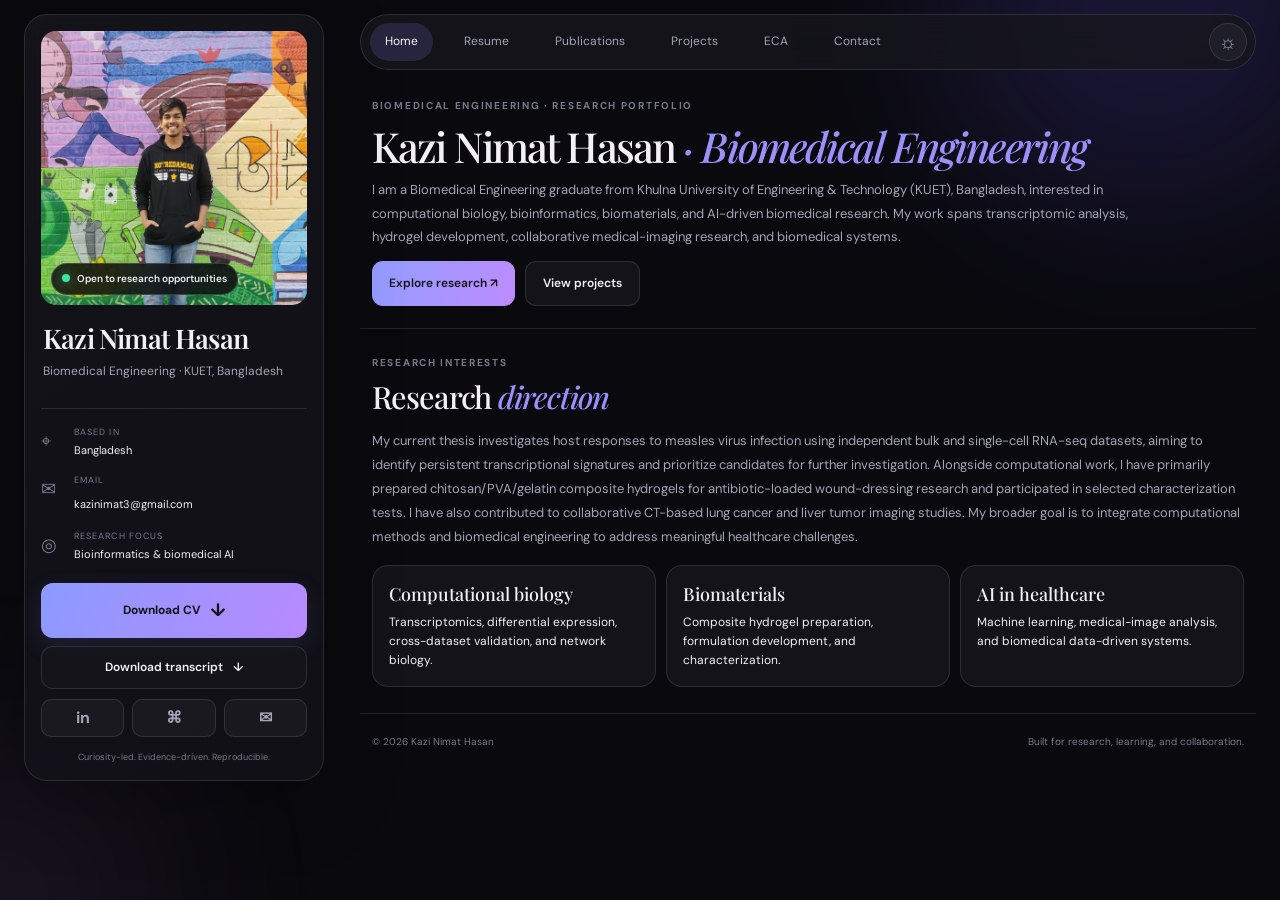
<file: index.html>
<!doctype html>
<html lang="en"><head><meta charset="utf-8"><meta name="viewport" content="width=device-width,initial-scale=1"><meta name="theme-color" content="#0b0b10"><meta name="description" content="Kazi Nimat Hasan — Biomedical Engineering graduate exploring computational biology, bioinformatics, and AI."><title>Kazi Nimat Hasan | Research Portfolio</title><link rel="preconnect" href="https://fonts.googleapis.com"><link rel="preconnect" href="https://fonts.gstatic.com" crossorigin><link href="https://fonts.googleapis.com/css2?family=DM+Sans:wght@400;500;600;700&family=Playfair+Display:ital,wght@0,500;0,600;1,500;1,600&display=swap" rel="stylesheet"><link rel="stylesheet" href="styles.css"></head>
<body><div class="ambient ambient-one"></div><div class="ambient ambient-two"></div><div class="site-shell">
<aside class="profile-card"><div class="portrait-wrap"><img class="portrait" src="assets/profile.jpg" alt="Kazi Nimat Hasan"><span class="availability"><i></i> Open to research opportunities</span></div><div class="profile-intro"><p class="eyebrow">RESEARCH PORTFOLIO</p><h1>Kazi Nimat Hasan</h1><p class="profile-subtitle">Biomedical Engineering · KUET, Bangladesh</p></div><div class="side-divider"></div><div class="profile-details"><div class="detail-row"><span class="detail-icon">⌖</span><div><small>BASED IN</small><p>Bangladesh</p></div></div><div class="detail-row"><span class="detail-icon">✉</span><div><small>EMAIL</small><a href="mailto:kazinimat3@gmail.com">kazinimat3@gmail.com</a></div></div><div class="detail-row"><span class="detail-icon">◎</span><div><small>RESEARCH FOCUS</small><p>Bioinformatics &amp; biomedical AI</p></div></div></div><a class="cv-button" href="documents/academic/Nimat_Hasan_CV.pdf" target="_blank" rel="noreferrer">Download CV <span>↓</span></a>
<a class="transcript-button" href="documents/academic/Nimat_Transcript_KUET.pdf" target="_blank" rel="noreferrer">Download transcript <span>↓</span></a><div class="social-links"><a href="https://www.linkedin.com/in/kazi-nimat-hasan-427852341/" target="_blank" rel="noreferrer" aria-label="LinkedIn">in</a><a href="https://github.com/Nimat007" target="_blank" rel="noreferrer" aria-label="GitHub">⌘</a><a href="mailto:kazinimat3@gmail.com" aria-label="Email">✉</a></div><p class="sidebar-note">Curiosity-led. Evidence-driven. Reproducible.</p></aside>
<main class="main-content"><header class="topbar"><nav class="nav-links" aria-label="Main navigation"><a class="nav-link active" href="index.html">Home</a><a class="nav-link" href="resume.html">Resume</a><a class="nav-link" href="publications.html">Publications</a><a class="nav-link" href="projects.html">Projects</a><a class="nav-link" href="eca.html">ECA</a><a class="nav-link" href="contact.html">Contact</a></nav><button id="themeToggle" class="theme-toggle" type="button" aria-label="Toggle light and dark theme">☼</button></header>
<section class="hero home-hero"><p class="eyebrow">BIOMEDICAL ENGINEERING · RESEARCH PORTFOLIO</p><h2>Kazi Nimat Hasan <em>· Biomedical Engineering</em></h2><p class="hero-copy">I am a Biomedical Engineering graduate from Khulna University of Engineering &amp; Technology (KUET), Bangladesh, interested in computational biology, bioinformatics, biomaterials, and AI-driven biomedical research. My work spans transcriptomic analysis, hydrogel development, collaborative medical-imaging research, and biomedical systems.</p><div class="hero-actions"><a class="button-primary" href="bioinformatics.html">Explore research ↗</a><a class="button-secondary" href="projects.html">View projects</a></div></section>
<section class="content-section home-research"><div class="section-heading"><div><p class="eyebrow">RESEARCH INTERESTS</p><h2>Research <em>direction</em></h2></div></div><p class="home-research-copy">My current thesis investigates host responses to measles virus infection using independent bulk and single-cell RNA-seq datasets, aiming to identify persistent transcriptional signatures and prioritize candidates for further investigation. Alongside computational work, I have primarily prepared chitosan/PVA/gelatin composite hydrogels for antibiotic-loaded wound-dressing research and participated in selected characterization tests. I have also contributed to collaborative CT-based lung cancer and liver tumor imaging studies. My broader goal is to integrate computational methods and biomedical engineering to address meaningful healthcare challenges.</p><div class="interest-grid"><article class="info-card"><h3>Computational biology</h3><p>Transcriptomics, differential expression, cross-dataset validation, and network biology.</p></article><article class="info-card"><h3>Biomaterials</h3><p>Composite hydrogel preparation, formulation development, and characterization.</p></article><article class="info-card"><h3>AI in healthcare</h3><p>Machine learning, medical-image analysis, and biomedical data-driven systems.</p></article></div></section><footer class="site-footer"><span>© <span class="year"></span> Kazi Nimat Hasan</span><span>Built for research, learning, and collaboration.</span></footer></main></div><script src="script.js"></script></body></html>
</file>
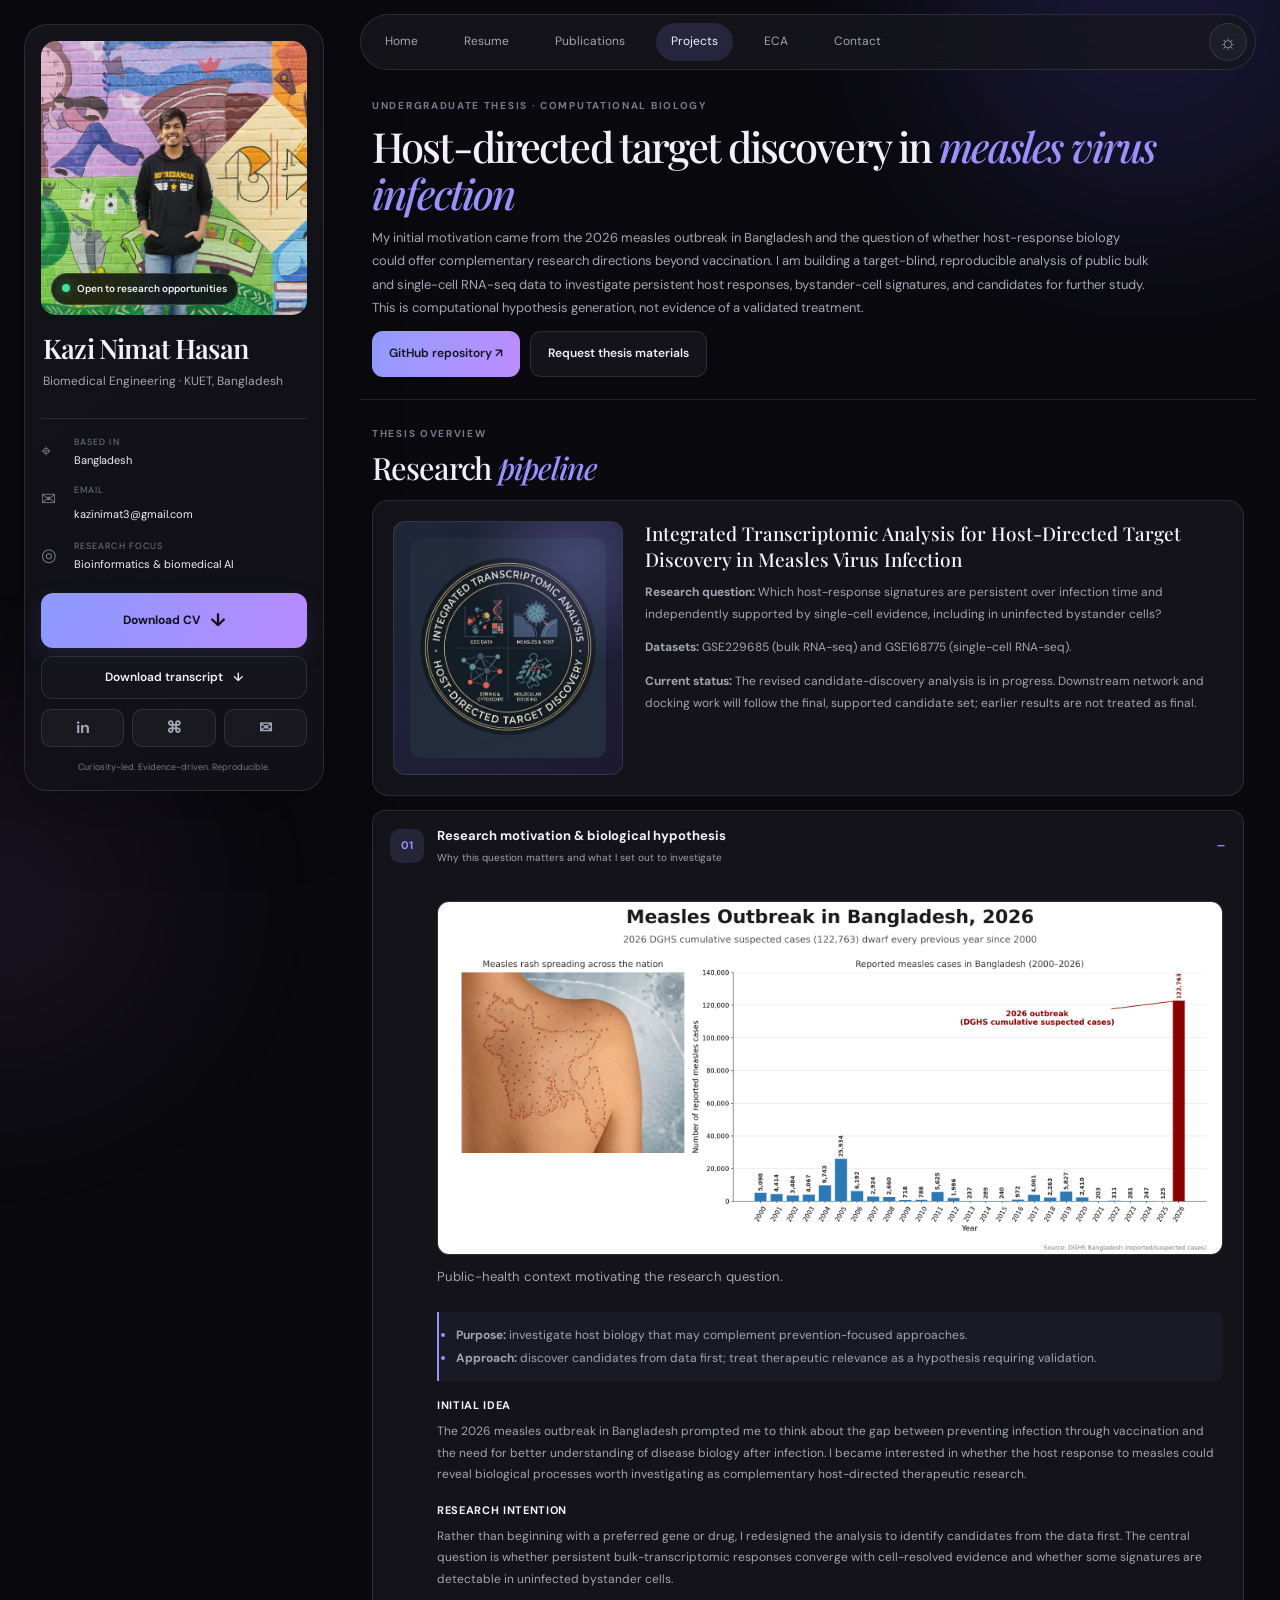
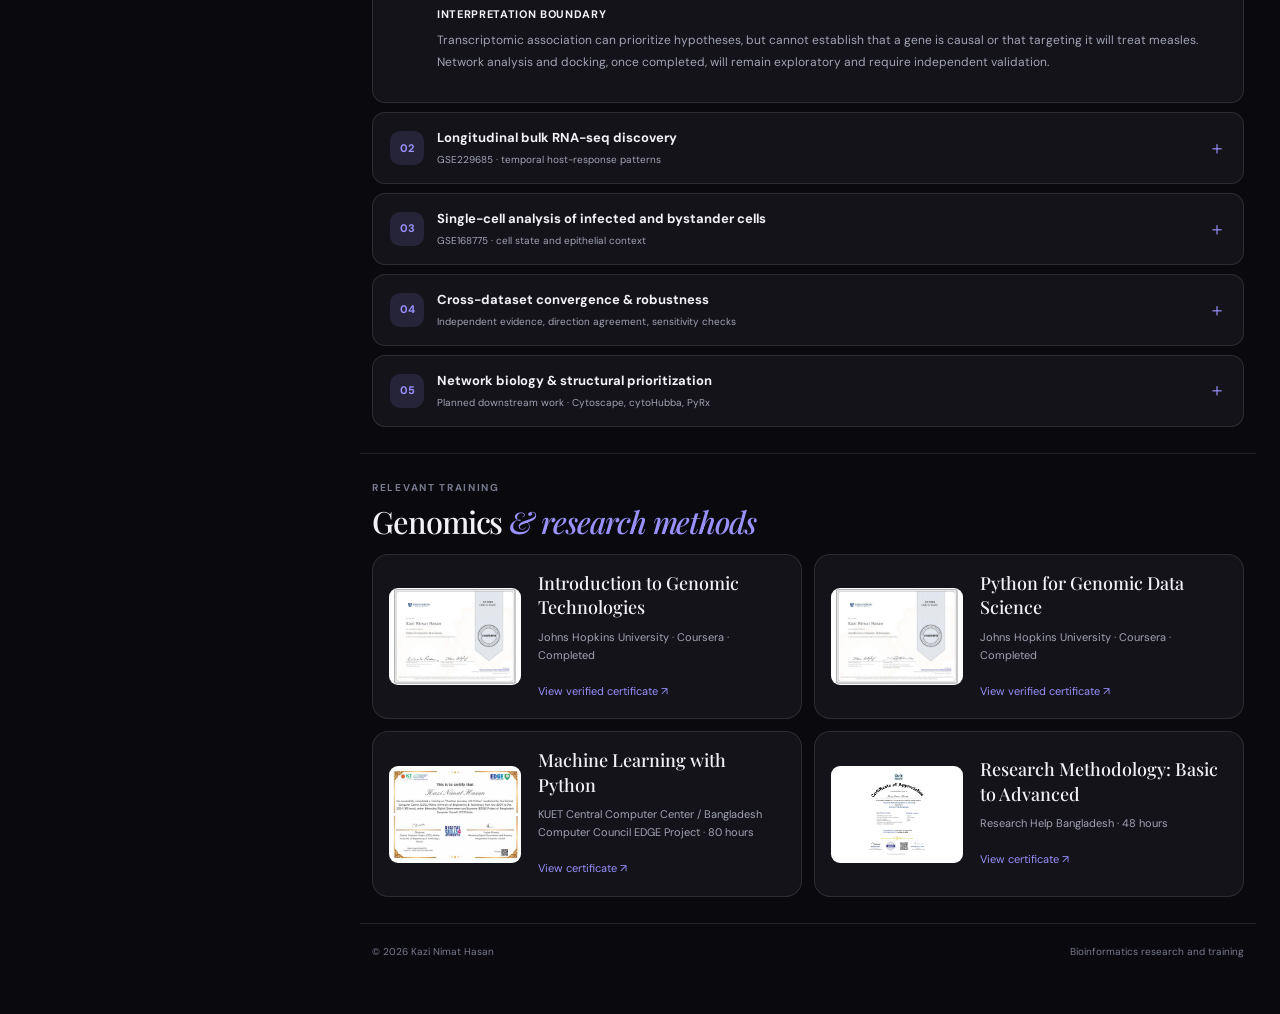
<file: bioinformatics.html>
<!doctype html>
<html lang="en">
<head>
<meta charset="utf-8">
<meta name="viewport" content="width=device-width,initial-scale=1">
<meta name="theme-color" content="#0b0b10">
<meta name="description" content="Kazi Nimat Hasan's biomedical research portfolio featuring bulk and single-cell RNA-seq analysis, measles virus host-response research, and computational biology.">
<title>Bioinformatics Projects | Kazi Nimat Hasan</title>
<link rel="preconnect" href="https://fonts.googleapis.com">
<link rel="preconnect" href="https://fonts.gstatic.com" crossorigin>
<link href="https://fonts.googleapis.com/css2?family=DM+Sans:wght@400;500;600;700&family=Playfair+Display:ital,wght@0,500;0,600;1,500&display=swap" rel="stylesheet">
<link rel="stylesheet" href="styles.css">

<style>
/* Research figures: responsive, consistent with the existing dark theme */
.research-figure {
  margin: 1.25rem 0 1.5rem;
  padding: 0;
}
.research-figure img {
  display: block;
  width: 100%;
  height: auto;
  max-height: 680px;
  object-fit: contain;
  border: 1px solid rgba(255,255,255,.10);
  border-radius: 12px;
  background: rgba(255,255,255,.025);
}
.research-figure figcaption {
  margin-top: .65rem;
  color: var(--muted, #a4a4b5);
  font-size: .82rem;
  line-height: 1.65;
}
.thesis-thumbnail {
  overflow: hidden;
  min-width: 0;
}
.thesis-thumbnail img {
  display: block;
  width: 100%;
  height: 100%;
  min-height: 220px;
  object-fit: cover;
  border-radius: 12px;
}
@media (max-width: 700px) {
  .research-figure img {
    max-height: none;
  }
  .thesis-thumbnail img {
    height: auto;
    min-height: 0;
    aspect-ratio: 1 / 1;
  }
}
</style>
</head>

<body>
<div class="ambient ambient-one"></div>
<div class="ambient ambient-two"></div>

<div class="site-shell">

<aside class="profile-card">
  <div class="portrait-wrap">
    <img class="portrait" src="assets/profile.jpg" alt="Kazi Nimat Hasan">
    <span class="availability"><i></i> Open to research opportunities</span>
  </div>

  <div class="profile-intro">
    <h1>Kazi Nimat Hasan</h1>
    <p class="profile-subtitle">Biomedical Engineering · KUET, Bangladesh</p>
  </div>

  <div class="side-divider"></div>

  <div class="profile-details">
    <div class="detail-row">
      <span class="detail-icon">⌖</span>
      <div><small>BASED IN</small><p>Bangladesh</p></div>
    </div>
    <div class="detail-row">
      <span class="detail-icon">✉</span>
      <div><small>EMAIL</small><a href="mailto:kazinimat3@gmail.com">kazinimat3@gmail.com</a></div>
    </div>
    <div class="detail-row">
      <span class="detail-icon">◎</span>
      <div><small>RESEARCH FOCUS</small><p>Bioinformatics &amp; biomedical AI</p></div>
    </div>
  </div>

  <a class="cv-button" href="documents/academic/Nimat_Hasan_CV.pdf" target="_blank" rel="noreferrer">Download CV <span>↓</span></a>
  <a class="transcript-button" href="documents/academic/Nimat_Transcript_KUET.pdf" target="_blank" rel="noreferrer">Download transcript <span>↓</span></a>

  <div class="social-links">
    <a href="https://www.linkedin.com/in/kazi-nimat-hasan-427852341/" target="_blank" rel="noreferrer" aria-label="LinkedIn">in</a>
    <a href="https://github.com/Nimat007" target="_blank" rel="noreferrer" aria-label="GitHub">⌘</a>
    <a href="mailto:kazinimat3@gmail.com" aria-label="Email">✉</a>
  </div>

  <p class="sidebar-note">Curiosity-led. Evidence-driven. Reproducible.</p>
</aside>

<main class="main-content">

<header class="topbar">
  <nav class="nav-links" aria-label="Main navigation">
    <a class="nav-link" href="index.html">Home</a>
    <a class="nav-link" href="resume.html">Resume</a>
    <a class="nav-link" href="publications.html">Publications</a>
    <a class="nav-link active" href="projects.html">Projects</a>
    <a class="nav-link" href="eca.html">ECA</a>
    <a class="nav-link" href="contact.html">Contact</a>
  </nav>
  <button id="themeToggle" class="theme-toggle" type="button" aria-label="Toggle light and dark theme">☼</button>
</header>

<!-- HERO -->
<section class="hero">
  <p class="eyebrow">UNDERGRADUATE THESIS · COMPUTATIONAL BIOLOGY</p>
  <h2>Host-directed target discovery in <em>measles virus infection</em></h2>
  <p class="hero-copy">
    My initial motivation came from the 2026 measles outbreak in Bangladesh
    and the question of whether host-response biology could offer complementary
    research directions beyond vaccination. I am building a target-blind,
    reproducible analysis of public bulk and single-cell RNA-seq data to
    investigate persistent host responses, bystander-cell signatures, and
    candidates for further study. This is computational hypothesis generation,
    not evidence of a validated treatment.
  </p>
  <div class="hero-actions">
    <a class="button-primary" href="https://github.com/Nimat007/measles-transcriptomic-analysis" target="_blank" rel="noreferrer">GitHub repository ↗</a>
    <a class="button-secondary" href="mailto:kazinimat3@gmail.com?subject=Thesis%20materials">Request thesis materials</a>
  </div>
</section>

<!-- THESIS OVERVIEW -->
<section class="content-section" id="measles">
  <div class="section-heading">
    <div>
      <p class="eyebrow">THESIS OVERVIEW</p>
      <h2>Research <em>pipeline</em></h2>
    </div>
  </div>

  <div class="research-card thesis-intro">
    <div class="research-visual thesis-thumbnail">
      <img
        src="assets/00_thesis_thumbnail.jpg"
        alt="Visual identity for the thesis on integrated transcriptomic analysis and host-directed target discovery"
        loading="lazy">
    </div>
    <div>
      <h3>Integrated Transcriptomic Analysis for Host-Directed Target Discovery in Measles Virus Infection</h3>
      <p><strong>Research question:</strong> Which host-response signatures are persistent over infection time and independently supported by single-cell evidence, including in uninfected bystander cells?</p>
      <p><strong>Datasets:</strong> GSE229685 (bulk RNA-seq) and GSE168775 (single-cell RNA-seq).</p>
      <p><strong>Current status:</strong> The revised candidate-discovery analysis is in progress. Downstream network and docking work will follow the final, supported candidate set; earlier results are not treated as final.</p>
    </div>
  </div>

  <div class="thesis-steps">

    <!-- 01: MOTIVATION -->
    <details class="thesis-step" open>
      <summary>
        <span class="step-num">01</span>
        <span>
          <b>Research motivation &amp; biological hypothesis</b>
          <small>Why this question matters and what I set out to investigate</small>
        </span>
      </summary>

      <div class="step-content">

        <figure class="research-figure">
          <img src="assets/01_measles_outbreak.png"
               alt="Illustration and reported-case chart concerning measles in Bangladesh"
               loading="lazy">
          <figcaption>
            Public-health context motivating the research question.
          </figcaption>
        </figure>

        <ul class="thesis-brief">
          <li><strong>Purpose:</strong> investigate host biology that may complement prevention-focused approaches.</li>
          <li><strong>Approach:</strong> discover candidates from data first; treat therapeutic relevance as a hypothesis requiring validation.</li>
        </ul>

        <h4>Initial idea</h4>
        <p>
          The 2026 measles outbreak in Bangladesh prompted me to think about
          the gap between preventing infection through vaccination and the need
          for better understanding of disease biology after infection. I became
          interested in whether the host response to measles could reveal
          biological processes worth investigating as complementary
          host-directed therapeutic research.
        </p>

        <h4>Research intention</h4>
        <p>
          Rather than beginning with a preferred gene or drug, I redesigned
          the analysis to identify candidates from the data first. The central
          question is whether persistent bulk-transcriptomic responses converge
          with cell-resolved evidence and whether some signatures are detectable
          in uninfected bystander cells.
        </p>

        <h4>Interpretation boundary</h4>
        <p>
          Transcriptomic association can prioritize hypotheses, but cannot
          establish that a gene is causal or that targeting it will treat
          measles. Network analysis and docking, once completed, will remain
          exploratory and require independent validation.
        </p>
      </div>
    </details>

    <!-- 02: LONGITUDINAL BULK RNA-SEQ -->
    <details class="thesis-step">
      <summary>
        <span class="step-num">02</span>
        <span>
          <b>Longitudinal bulk RNA-seq discovery</b>
          <small>GSE229685 · temporal host-response patterns</small>
        </span>
      </summary>

      <div class="step-content">

        <figure class="research-figure">
          <img src="assets/02_longitudinal_analysis.png"
               alt="Workflow diagram for longitudinal bulk RNA-seq analysis of GSE229685"
               loading="lazy">
          <figcaption>
            Longitudinal bulk RNA-seq workflow covering data acquisition,
            quality control, gene filtering, temporal contrasts, and
            prespecified persistent-response criteria.
          </figcaption>
        </figure>

        <ul class="thesis-brief">
          <li><strong>What I did:</strong> analyzed the time course in bulk RNA-seq dataset GSE229685.</li>
          <li><strong>Why:</strong> identify host-response changes that persist across multiple post-infection time points.</li>
        </ul>

        <h4>Research question</h4>
        <p>
          Which genes show statistically supported and directionally persistent
          expression changes across post-infection time points?
        </p>

        <h4>Analysis plan</h4>
        <ul>
          <li>Audit sample metadata, donor/time-point structure, count-matrix alignment, and missing observations before modeling.</li>
          <li>Filter low-expression genes using the prespecified count threshold.</li>
          <li>Use DESeq2 for a donor-adjusted longitudinal model and a likelihood-ratio test for temporal effects.</li>
          <li>Estimate time-specific post-infection versus baseline contrasts and apply effect-size shrinkage where appropriate.</li>
          <li>Define persistent responses using prespecified significance and direction-consistency criteria rather than selecting genes after viewing results.</li>
        </ul>

        <h4>Evidence to present</h4>
        <p>
          Study-design timeline, PCA and QC plots, temporal expression heatmap,
          contrast tables, and persistent-gene trajectories will be linked or
          shown when the revised outputs are checked and ready. No older
          candidate list is presented as final.
        </p>
      </div>
    </details>

    <!-- 03: SINGLE-CELL RNA-SEQ -->
    <details class="thesis-step">
      <summary>
        <span class="step-num">03</span>
        <span>
          <b>Single-cell analysis of infected and bystander cells</b>
          <small>GSE168775 · cell state and epithelial context</small>
        </span>
      </summary>

      <div class="step-content">

        <figure class="research-figure">
          <img src="assets/03_SingleCell_analysis.png"
               alt="Single-cell RNA-seq workflow for GSE168775 showing quality control, integration, cell annotation, and infection-state comparisons"
               loading="lazy">
          <figcaption>
            Single-cell analysis workflow for cell-state characterization and
            comparisons among mock, infected, and bystander epithelial cells.
            Workflow graphics should not be interpreted as final results
            unless supported by the completed analysis.
          </figcaption>
        </figure>

        <ul class="thesis-brief">
          <li><strong>What I did:</strong> examined cell-level context in single-cell RNA-seq dataset GSE168775.</li>
          <li><strong>Why:</strong> compare mock, infected, and uninfected bystander cells while respecting library-level replication limits.</li>
        </ul>

        <h4>Research question</h4>
        <p>
          Which cell populations show host-response changes, and are any
          responses detectable in GFP-negative bystander cells relative to
          mock and infected cells?
        </p>

        <h4>Analysis plan</h4>
        <ul>
          <li>Audit library metadata, viral-feature annotations, viral UMI distributions, and infection-state labels.</li>
          <li>Apply library-aware quality control, feature/count thresholds, outlier checks, and doublet screening.</li>
          <li>Compare integration approaches and inspect whether integration changes meaningful biological structure.</li>
          <li>Annotate eligible epithelial populations and evaluate annotation confidence.</li>
          <li>Compare bystander versus mock and infected versus bystander states within eligible lineages.</li>
          <li>Use pseudobulk aggregation at the available sample/library level rather than treating individual cells as independent biological replicates.</li>
        </ul>

        <h4>Design limitation</h4>
        <p>
          Donors were pooled before sequencing in the single-cell dataset,
          so donor-level replication is unavailable. Cell-resolved patterns
          can support biological context, but inferential strength is limited
          by the experimental design.
        </p>

        <h4>Evidence to present</h4>
        <p>
          QC summary, UMAP with cell identities, infection-state composition,
          viral-feature checks, and differential-expression summaries will
          be added after final verification.
        </p>
      </div>
    </details>

    <!-- 04: CROSS-DATASET CONVERGENCE -->
    <details class="thesis-step">
      <summary>
        <span class="step-num">04</span>
        <span>
          <b>Cross-dataset convergence &amp; robustness</b>
          <small>Independent evidence, direction agreement, sensitivity checks</small>
        </span>
      </summary>

      <div class="step-content">

        <figure class="research-figure">
          <img src="assets/04_Cross_Validation.png"
               alt="Conceptual Venn diagram illustrating comparison of bulk and single-cell RNA-seq evidence"
               loading="lazy">
          <figcaption>
            Conceptual overview of cross-dataset comparison. The overlap
            represents the analysis objective and should not be read as a
            quantified result unless it is updated with verified gene counts.
          </figcaption>
        </figure>

        <ul class="thesis-brief">
          <li><strong>What I did:</strong> designed cross-dataset comparison and sensitivity checks.</li>
          <li><strong>Why:</strong> prioritize only candidates supported by independent evidence and consistent direction of effect.</li>
        </ul>

        <h4>Research question</h4>
        <p>
          Which candidates have consistent support across independent bulk and
          single-cell analyses, and how sensitive are they to analytical choices?
        </p>

        <h4>Analysis plan</h4>
        <ul>
          <li>Harmonize gene identifiers and document mapping failures or duplicates.</li>
          <li>Compare persistent bulk-response genes with eligible single-cell results.</li>
          <li>Separate directionally concordant candidates from discordant results and document the supporting lineages.</li>
          <li>Assess sensitivity to quality-control thresholds, cell annotations, integration behavior, pseudobulk eligibility, and individual libraries where estimable.</li>
          <li>Advance candidates only when they meet the predefined evidence criteria.</li>
        </ul>

        <h4>Current interpretation</h4>
        <p>
          The revised analysis is intended to prevent early gene selection from
          steering downstream work. Candidate tables and figures will be added
          only when the revised code and outputs are verified. A weak association
          with viral burden alone would not prove a paracrine mechanism or
          interferon independence.
        </p>
      </div>
    </details>

    <!-- 05: NETWORK BIOLOGY AND DOCKING -->
    <details class="thesis-step">
      <summary>
        <span class="step-num">05</span>
        <span>
          <b>Network biology &amp; structural prioritization</b>
          <small>Planned downstream work · Cytoscape, cytoHubba, PyRx</small>
        </span>
      </summary>

      <div class="step-content">

        <figure class="research-figure">
          <img src="assets/05_Drug_candidate.png"
               alt="Illustrative protein-protein interaction network and molecular docking visualization"
               loading="lazy">
          <figcaption>
            Illustrative overview of potential downstream network and docking
            analyses. This image is not evidence of a validated drug candidate,
            confirmed protein-ligand interaction, or completed docking result.
          </figcaption>
        </figure>

        <h4>Research intention</h4>
        <p>
          After the unbiased candidate set is finalized, investigate whether
          supported genes form interpretable interaction modules and whether
          any encoded proteins merit exploratory structural analysis.
        </p>

        <h4>Planned workflow</h4>
        <ul>
          <li>Map supported genes to protein-protein associations and inspect network context in Cytoscape.</li>
          <li>Use cytoHubba or related network metrics as prioritization aids, not proof of causal importance.</li>
          <li>Examine functional enrichment and connected modules with appropriate caution.</li>
          <li>Select protein structures and compounds only after documenting biological rationale, structure quality, binding-site definition, and preparation steps.</li>
          <li>Use PyRx docking to generate hypotheses about possible protein-ligand poses; predicted scores do not establish binding, efficacy, or safety.</li>
        </ul>

        <p class="small-note">
          <strong>Status:</strong> planned/in progress. Previous network and
          docking outputs based on an earlier, incorrect candidate set are not
          presented as final evidence.
        </p>
      </div>
    </details>

  </div>
</section>

<!-- RELEVANT TRAINING -->
<section class="content-section training-section">
  <div class="section-heading">
    <div>
      <p class="eyebrow">RELEVANT TRAINING</p>
      <h2>Genomics <em>&amp; research methods</em></h2>
    </div>
  </div>

  <div class="training-grid">

    <article class="training-card">
      <a class="training-certificate" href="documents/certificates/Coursera_Certificate_1.pdf" target="_blank" rel="noreferrer" aria-label="Open Introduction to Genomic Technologies certificate">
        <img src="assets/training-certificates/Coursera_Certificate_1-1.jpg" alt="Preview of Introduction to Genomic Technologies certificate" loading="lazy">
      </a>
      <div class="training-copy">
        <h3>Introduction to Genomic Technologies</h3>
        <p class="muted">Johns Hopkins University · Coursera · Completed</p>
        <a class="text-link" href="documents/certificates/Coursera_Certificate_1.pdf" target="_blank" rel="noreferrer">View verified certificate ↗</a>
      </div>
    </article>

    <article class="training-card">
      <a class="training-certificate" href="documents/certificates/Coursera_Certificate_2.pdf" target="_blank" rel="noreferrer" aria-label="Open Python for Genomic Data Science certificate">
        <img src="assets/training-certificates/Coursera_Certificate_2-1.jpg" alt="Preview of Python for Genomic Data Science certificate" loading="lazy">
      </a>
      <div class="training-copy">
        <h3>Python for Genomic Data Science</h3>
        <p class="muted">Johns Hopkins University · Coursera · Completed</p>
        <a class="text-link" href="documents/certificates/Coursera_Certificate_2.pdf" target="_blank" rel="noreferrer">View verified certificate ↗</a>
      </div>
    </article>

    <article class="training-card">
      <a class="training-certificate" href="documents/certificates/EDGE_Machine_Learning_with_Python.pdf" target="_blank" rel="noreferrer" aria-label="Open Machine Learning with Python certificate">
        <img src="assets/training-certificates/EDGE_Machine_Learning_with_Python-1.jpg" alt="Preview of Machine Learning with Python certificate" loading="lazy">
      </a>
      <div class="training-copy">
        <h3>Machine Learning with Python</h3>
        <p class="muted">KUET Central Computer Center / Bangladesh Computer Council EDGE Project · 80 hours</p>
        <a class="text-link" href="documents/certificates/EDGE_Machine_Learning_with_Python.pdf" target="_blank" rel="noreferrer">View certificate ↗</a>
      </div>
    </article>

    <article class="training-card">
      <a class="training-certificate" href="documents/certificates/Research_Help_Bangladesh.pdf" target="_blank" rel="noreferrer" aria-label="Open Research Methodology certificate">
        <img src="assets/training-certificates/Research_Help_Bangladesh-1.jpg" alt="Preview of Research Methodology: Basic to Advanced certificate" loading="lazy">
      </a>
      <div class="training-copy">
        <h3>Research Methodology: Basic to Advanced</h3>
        <p class="muted">Research Help Bangladesh · 48 hours</p>
        <a class="text-link" href="documents/certificates/Research_Help_Bangladesh.pdf" target="_blank" rel="noreferrer">View certificate ↗</a>
      </div>
    </article>

  </div>
</section>

<footer class="site-footer">
  <span>© <span class="year"></span> Kazi Nimat Hasan</span>
  <span>Bioinformatics research and training</span>
</footer>

</main>
</div>

<script src="script.js"></script>
</body>
</html>
</file>
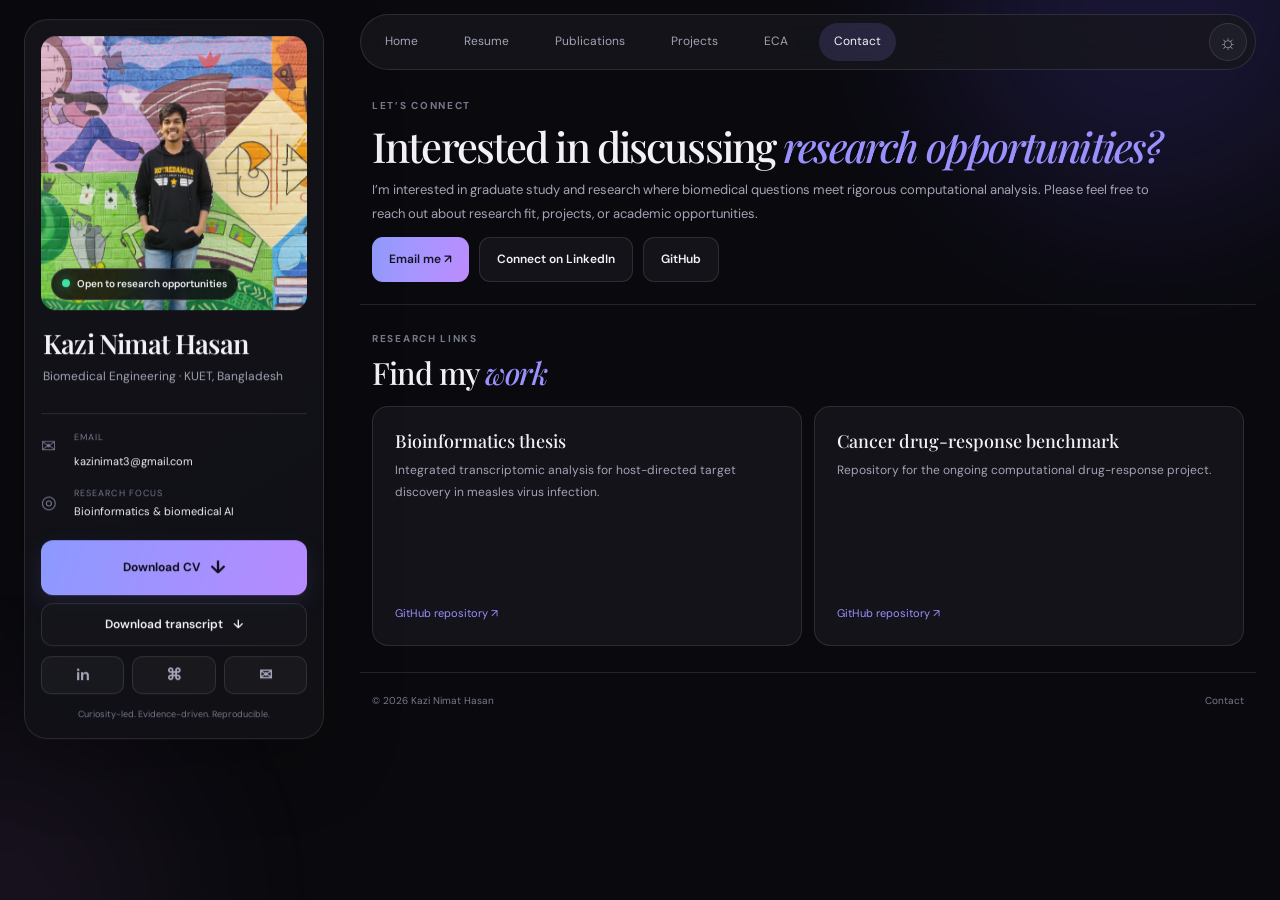
<file: contact.html>
<!doctype html><html lang="en"><head><meta charset="utf-8"><meta name="viewport" content="width=device-width,initial-scale=1"><title>Contact | Kazi Nimat Hasan</title><link rel="preconnect" href="https://fonts.googleapis.com"><link rel="preconnect" href="https://fonts.gstatic.com" crossorigin><link href="https://fonts.googleapis.com/css2?family=DM+Sans:wght@400;500;600;700&family=Playfair+Display:ital,wght@0,500;0,600;1,500;1,600&display=swap" rel="stylesheet"><link rel="stylesheet" href="styles.css"></head><body><div class="ambient ambient-one"></div><div class="ambient ambient-two"></div><div class="site-shell"><aside class="profile-card"><div class="portrait-wrap"><img class="portrait" src="assets/profile.jpg" alt="Kazi Nimat Hasan"><span class="availability"><i></i> Open to research opportunities</span></div><div class="profile-intro"><h1>Kazi Nimat Hasan</h1><p class="profile-subtitle">Biomedical Engineering · KUET, Bangladesh</p></div><div class="side-divider"></div><div class="profile-details"><div class="detail-row"><span class="detail-icon">✉</span><div><small>EMAIL</small><a href="mailto:kazinimat3@gmail.com">kazinimat3@gmail.com</a></div></div><div class="detail-row"><span class="detail-icon">◎</span><div><small>RESEARCH FOCUS</small><p>Bioinformatics &amp; biomedical AI</p></div></div></div><a class="cv-button" href="documents/academic/Nimat_Hasan_CV.pdf" target="_blank" rel="noreferrer">Download CV <span>↓</span></a>
<a class="transcript-button" href="documents/academic/Nimat_Transcript_KUET.pdf" target="_blank" rel="noreferrer">Download transcript <span>↓</span></a><div class="social-links"><a href="https://www.linkedin.com/in/kazi-nimat-hasan-427852341/" target="_blank" rel="noreferrer">in</a><a href="https://github.com/Nimat007" target="_blank" rel="noreferrer">⌘</a><a href="mailto:kazinimat3@gmail.com">✉</a></div><p class="sidebar-note">Curiosity-led. Evidence-driven. Reproducible.</p></aside><main class="main-content"><header class="topbar"><nav class="nav-links"><a class="nav-link" href="index.html">Home</a><a class="nav-link" href="resume.html">Resume</a><a class="nav-link" href="publications.html">Publications</a><a class="nav-link" href="projects.html">Projects</a><a class="nav-link" href="eca.html">ECA</a><a class="nav-link active" href="contact.html">Contact</a></nav><button id="themeToggle" class="theme-toggle" type="button" aria-label="Toggle light and dark theme">☼</button></header><section class="hero"><p class="eyebrow">LET’S CONNECT</p><h2>Interested in discussing <em>research opportunities?</em></h2><p class="hero-copy">I’m interested in graduate study and research where biomedical questions meet rigorous computational analysis. Please feel free to reach out about research fit, projects, or academic opportunities.</p><div class="contact-actions"><a class="button-primary" href="mailto:kazinimat3@gmail.com">Email me ↗</a><a class="button-secondary" href="https://www.linkedin.com/in/kazi-nimat-hasan-427852341/" target="_blank" rel="noreferrer">Connect on LinkedIn</a><a class="button-secondary" href="https://github.com/Nimat007" target="_blank" rel="noreferrer">GitHub</a></div></section><section class="content-section"><div class="section-heading"><div><p class="eyebrow">RESEARCH LINKS</p><h2>Find my <em>work</em></h2></div></div><div class="project-grid"><article class="project-card"><h3>Bioinformatics thesis</h3><p>Integrated transcriptomic analysis for host-directed target discovery in measles virus infection.</p><a class="text-link" href="https://github.com/Nimat007/measles-transcriptomic-analysis" target="_blank" rel="noreferrer">GitHub repository ↗</a></article><article class="project-card"><h3>Cancer drug-response benchmark</h3><p>Repository for the ongoing computational drug-response project.</p><a class="text-link" href="https://github.com/Nimat007/cancer-drug-response-benchmark" target="_blank" rel="noreferrer">GitHub repository ↗</a></article></div></section><footer class="site-footer"><span>© <span class="year"></span> Kazi Nimat Hasan</span><span>Contact</span></footer></main></div><script src="script.js"></script></body></html>
</file>
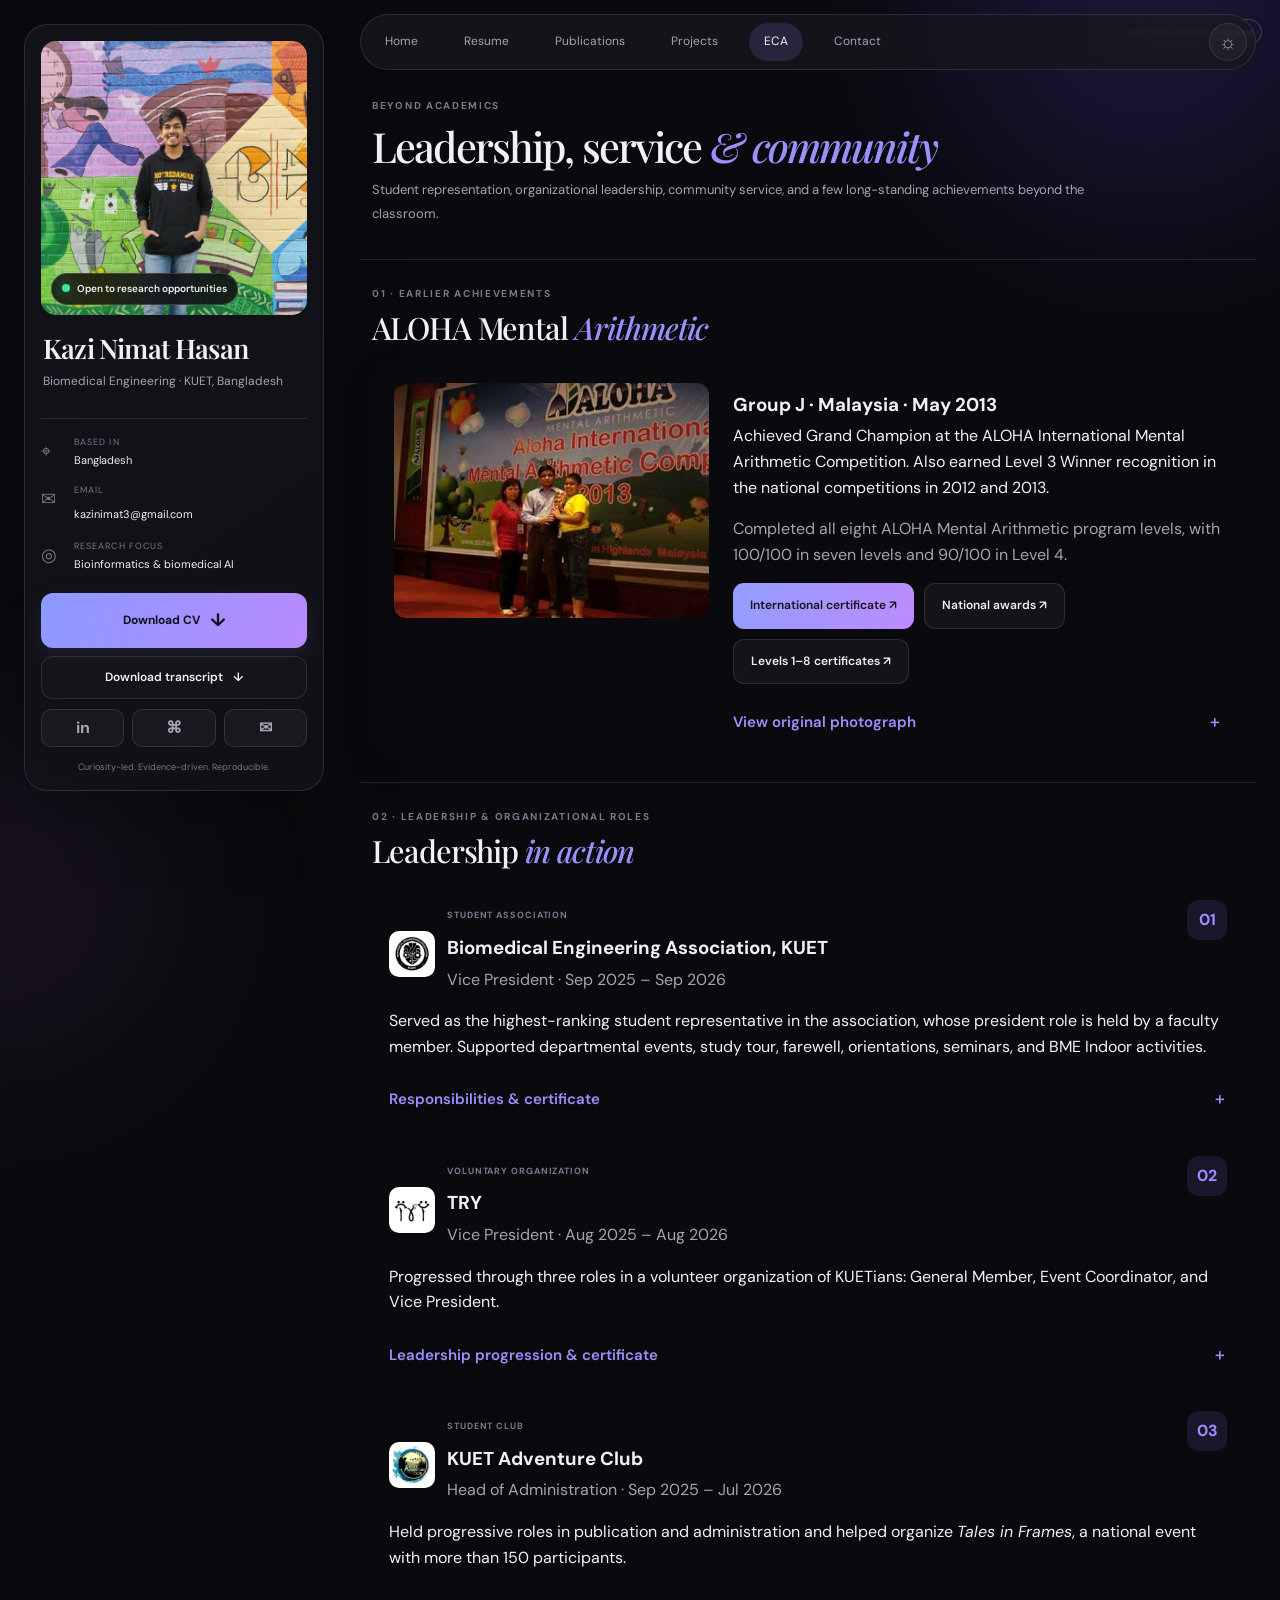
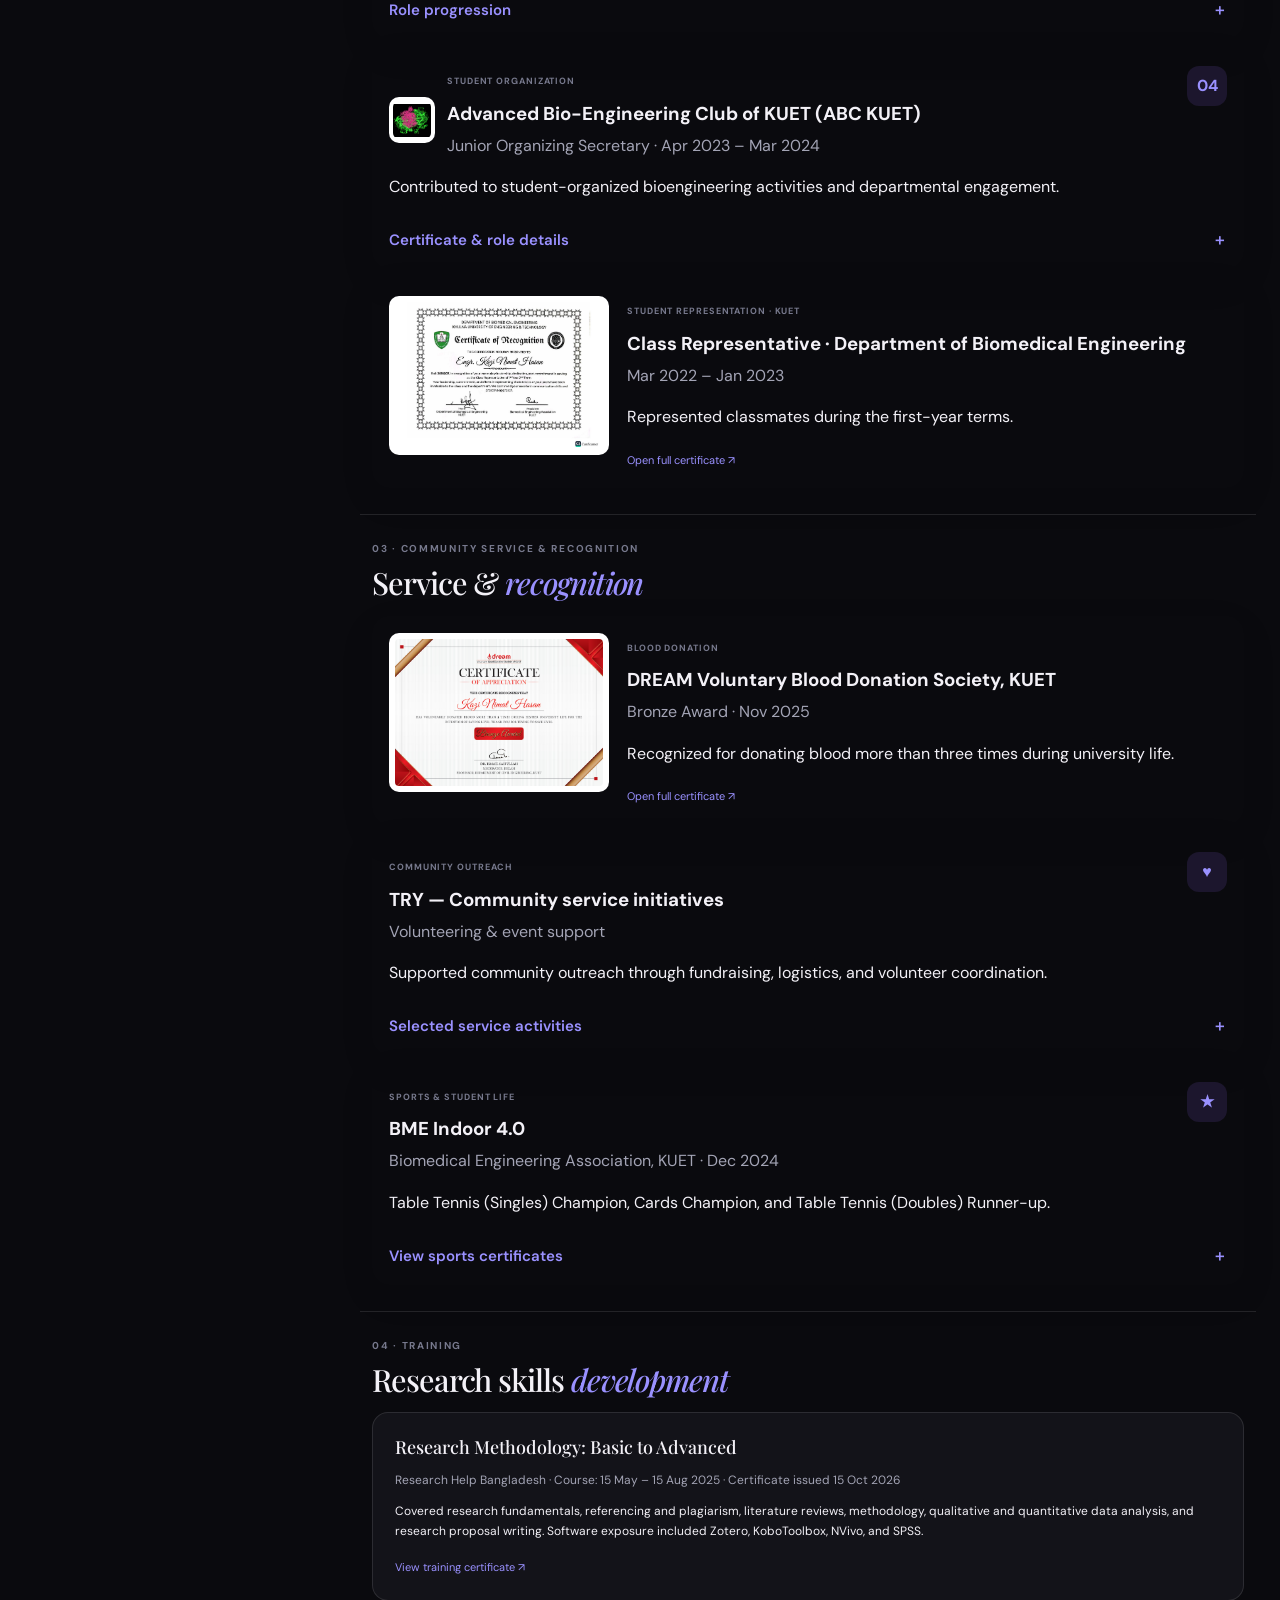
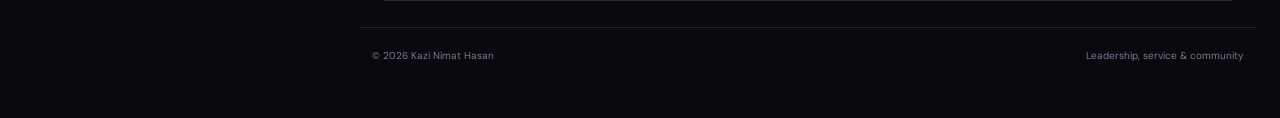
<file: eca.html>
<!doctype html>
<html lang="en"><head><meta charset="utf-8"><meta name="viewport" content="width=device-width,initial-scale=1"><meta name="description" content="Leadership, volunteering, and extracurricular achievements of Kazi Nimat Hasan."><title>Leadership & Volunteering | Kazi Nimat Hasan</title><link rel="preconnect" href="https://fonts.googleapis.com"><link rel="preconnect" href="https://fonts.gstatic.com" crossorigin><link href="https://fonts.googleapis.com/css2?family=DM+Sans:wght@400;500;600;700&family=Playfair+Display:ital,wght@0,500;0,600;1,500;1,600&display=swap" rel="stylesheet"><link rel="stylesheet" href="styles.css"></head><body><div class="ambient ambient-one"></div><div class="ambient ambient-two"></div><div class="site-shell">
<aside class="profile-card"><div class="portrait-wrap"><img class="portrait" src="assets/profile.jpg" alt="Kazi Nimat Hasan"><span class="availability"><i></i> Open to research opportunities</span></div><div class="profile-intro"><p class="eyebrow">RESEARCH PORTFOLIO</p><h1>Kazi Nimat Hasan</h1><p class="profile-subtitle">Biomedical Engineering · KUET, Bangladesh</p></div><div class="side-divider"></div><div class="profile-details"><div class="detail-row"><span class="detail-icon">⌖</span><div><small>BASED IN</small><p>Bangladesh</p></div></div><div class="detail-row"><span class="detail-icon">✉</span><div><small>EMAIL</small><a href="mailto:kazinimat3@gmail.com">kazinimat3@gmail.com</a></div></div><div class="detail-row"><span class="detail-icon">◎</span><div><small>RESEARCH FOCUS</small><p>Bioinformatics &amp; biomedical AI</p></div></div></div><a class="cv-button" href="documents/academic/Nimat_Hasan_CV.pdf" target="_blank" rel="noreferrer">Download CV <span>↓</span></a><a class="transcript-button" href="documents/academic/Nimat_Transcript_KUET.pdf" target="_blank" rel="noreferrer">Download transcript <span>↓</span></a><div class="social-links"><a href="https://www.linkedin.com/in/kazi-nimat-hasan-427852341/" target="_blank" rel="noreferrer" aria-label="LinkedIn">in</a><a href="https://github.com/Nimat007" target="_blank" rel="noreferrer" aria-label="GitHub">⌘</a><a href="mailto:kazinimat3@gmail.com" aria-label="Email">✉</a></div><p class="sidebar-note">Curiosity-led. Evidence-driven. Reproducible.</p></aside>
<main class="main-content"><header class="topbar"><nav class="nav-links" aria-label="Main navigation"><a class="nav-link" href="index.html">Home</a><a class="nav-link" href="resume.html">Resume</a><a class="nav-link" href="publications.html">Publications</a><a class="nav-link" href="projects.html">Projects</a><a class="nav-link active" href="eca.html">ECA</a><a class="nav-link" href="contact.html">Contact</a></nav><button id="themeToggle" class="theme-toggle" type="button" aria-label="Toggle light and dark theme">☼</button></header>
<section class="hero"><p class="eyebrow">BEYOND ACADEMICS</p><h2>Leadership, service <em>&amp; community</em></h2><p class="hero-copy">Student representation, organizational leadership, community service, and a few long-standing achievements beyond the classroom.</p></section>
<section class="content-section"><div class="section-heading"><div><p class="eyebrow">01 · EARLIER ACHIEVEMENTS</p><h2>ALOHA Mental <em>Arithmetic</em></h2></div></div><article class="eca-feature"><img class="eca-photo" src="assets/aloha-championship-upscaled.png" alt="Kazi Nimat Hasan holding a trophy at the ALOHA International Mental Arithmetic Competition in 2013"><div class="eca-feature-copy"><span class="publication-status status-neutral">International Grand Champion</span><h3>Group J · Malaysia · May 2013</h3><p>Achieved Grand Champion at the ALOHA International Mental Arithmetic Competition. Also earned Level 3 Winner recognition in the national competitions in 2012 and 2013.</p><p class="muted">Completed all eight ALOHA Mental Arithmetic program levels, with 100/100 in seven levels and 90/100 in Level 4.</p><div class="contact-actions"><a class="button-primary" href="documents/certificates/ALOHA_International_Grand_Champion.pdf" target="_blank" rel="noreferrer">International certificate ↗</a><a class="button-secondary" href="documents/certificates/ALOHA_National_Awards.pdf" target="_blank" rel="noreferrer">National awards ↗</a><a class="button-secondary" href="documents/certificates/ALOHA_Levels_1-8_Certificates.pdf" target="_blank" rel="noreferrer">Levels 1–8 certificates ↗</a></div><details class="expand-details"><summary>View original photograph</summary><img class="eca-photo eca-photo-original" src="assets/aloha-championship-original.png" alt="Original ALOHA championship photo before enhancement"><p class="small-note">The enhanced version is enlarged and lightly sharpened; the original is retained for authenticity.</p></details></div></article></section>
<section class="content-section"><div class="section-heading"><div><p class="eyebrow">02 · LEADERSHIP & ORGANIZATIONAL ROLES</p><h2>Leadership <em>in action</em></h2></div></div><div class="eca-list">
<article class="eca-card"><div class="eca-card-head"><div class="eca-org-title"><img class="eca-logo" src="assets/bme-association-logo.jpg" alt="Biomedical Engineering Association logo"><div><span class="project-type">STUDENT ASSOCIATION</span><h3>Biomedical Engineering Association, KUET</h3><p class="muted">Vice President · Sep 2025 – Sep 2026</p></div></div><span class="eca-symbol">01</span></div><p>Served as the highest-ranking student representative in the association, whose president role is held by a faculty member. Supported departmental events, study tour, farewell, orientations, seminars, and BME Indoor activities.</p><details class="expand-details"><summary>Responsibilities &amp; certificate</summary><ul><li>Helped organize the study tour and farewell for the 2K19 batch.</li><li>Supported student orientations and a seminar on prevention of sexual harassment and protection of dignity.</li><li>Contributed to BME Indoor 3.0 and other departmental activities.</li></ul><a class="text-link" href="documents/certificates/BME_Association_Vice_President.pdf" target="_blank" rel="noreferrer">View Vice President certificate ↗</a></details></article>
<article class="eca-card"><div class="eca-card-head"><div class="eca-org-title"><img class="eca-logo" src="assets/try-logo.jpg" alt="TRY organization logo"><div><span class="project-type">VOLUNTARY ORGANIZATION</span><h3>TRY</h3><p class="muted">Vice President · Aug 2025 – Aug 2026</p></div></div><span class="eca-symbol">02</span></div><p>Progressed through three roles in a volunteer organization of KUETians: General Member, Event Coordinator, and Vice President.</p><details class="expand-details"><summary>Leadership progression &amp; certificate</summary><ul><li>General Member · Aug 2023 – Jul 2024</li><li>Event Coordinator · Aug 2024 – Jul 2025</li><li>Vice President · Aug 2025 – Aug 2026</li></ul><a class="text-link" href="documents/certificates/TRY_Leadership_Certificate.pdf" target="_blank" rel="noreferrer">View TRY certificate ↗</a></details></article>
<article class="eca-card"><div class="eca-card-head"><div class="eca-org-title"><img class="eca-logo" src="assets/kuet-adventure-club-logo.jpg" alt="KUET Adventure Club logo"><div><span class="project-type">STUDENT CLUB</span><h3>KUET Adventure Club</h3><p class="muted">Head of Administration · Sep 2025 – Jul 2026</p></div></div><span class="eca-symbol">03</span></div><p>Held progressive roles in publication and administration and helped organize <em>Tales in Frames</em>, a national event with more than 150 participants.</p><details class="expand-details"><summary>Role progression</summary><ul><li>Executive, Press and Publication · Mar 2023 – Feb 2024</li><li>Assistant Secretary of Administration · Mar 2024 – Aug 2025</li><li>Head of Administration · Sep 2025 – Jul 2026</li></ul><img class="eca-photo committee-photo" src="assets/kuet-adventure-club-committee.jpg" alt="" onerror="this.style.display='none'"><p class="small-note">Committee graphic supplied for this portfolio.</p></details></article>
<article class="eca-card"><div class="eca-card-head"><div class="eca-org-title"><img class="eca-logo" src="assets/abc-kuet-logo.png" alt="Advanced Bio-Engineering Club of KUET logo"><div><span class="project-type">STUDENT ORGANIZATION</span><h3>Advanced Bio-Engineering Club of KUET (ABC KUET)</h3><p class="muted">Junior Organizing Secretary · Apr 2023 – Mar 2024</p></div></div><span class="eca-symbol">04</span></div><p>Contributed to student-organized bioengineering activities and departmental engagement.</p><details class="expand-details"><summary>Certificate &amp; role details</summary><a class="text-link" href="documents/certificates/Nimat_Extra_Certificates.pdf" target="_blank" rel="noreferrer">View supporting certificate collection ↗</a></details></article>
<article class="eca-card service-certificate-card"><img class="service-certificate-thumb" src="assets/class-rep-certificate.jpg" alt="Class representative recognition certificate"><div class="service-certificate-content"><span class="project-type">STUDENT REPRESENTATION · KUET</span><h3>Class Representative · Department of Biomedical Engineering</h3><p class="muted">Mar 2022 – Jan 2023</p><p>Represented classmates during the first-year terms.</p><a class="text-link" href="documents/certificates/Class_Representative_Certificates.pdf" target="_blank" rel="noreferrer">Open full certificate ↗</a></div></article>
</div></section>
<section class="content-section"><div class="section-heading"><div><p class="eyebrow">03 · COMMUNITY SERVICE & RECOGNITION</p><h2>Service & <em>recognition</em></h2></div></div><div class="eca-list">
<article class="eca-card service-certificate-card"><img class="service-certificate-thumb" src="assets/blood-donation-certificate.jpg" alt="DREAM Bronze Award blood donation certificate"><div class="service-certificate-content"><span class="project-type">BLOOD DONATION</span><h3>DREAM Voluntary Blood Donation Society, KUET</h3><p class="muted">Bronze Award · Nov 2025</p><p>Recognized for donating blood more than three times during university life.</p><a class="text-link" href="documents/certificates/Blood_donation_certificate.pdf" target="_blank" rel="noreferrer">Open full certificate ↗</a></div></article>
<article class="eca-card"><div class="eca-card-head"><div><span class="project-type">COMMUNITY OUTREACH</span><h3>TRY — Community service initiatives</h3><p class="muted">Volunteering &amp; event support</p></div><span class="eca-symbol">♥</span></div><p>Supported community outreach through fundraising, logistics, and volunteer coordination.</p><details class="expand-details"><summary>Selected service activities</summary><ul><li>Winter clothing and blanket distribution to 180 people in Abhaynagar, Jashore.</li><li>Zakat distribution.</li><li>Iftar program serving 123 people across three madrasas.</li></ul></details></article>
<article class="eca-card"><div class="eca-card-head"><div><span class="project-type">SPORTS &amp; STUDENT LIFE</span><h3>BME Indoor 4.0</h3><p class="muted">Biomedical Engineering Association, KUET · Dec 2024</p></div><span class="eca-symbol">★</span></div><p>Table Tennis (Singles) Champion, Cards Champion, and Table Tennis (Doubles) Runner-up.</p><details class="expand-details"><summary>View sports certificates</summary><a class="text-link" href="documents/certificates/BME_Indoor_4_Certificates.pdf" target="_blank" rel="noreferrer">Open BME Indoor 4.0 certificates ↗</a></details></article>
</div></section>
<section class="content-section"><div class="section-heading"><div><p class="eyebrow">04 · TRAINING</p><h2>Research skills <em>development</em></h2></div></div><article class="info-card"><span class="publication-status status-neutral">48 hours · Online live training</span><h3>Research Methodology: Basic to Advanced</h3><p class="muted">Research Help Bangladesh · Course: 15 May – 15 Aug 2025 · Certificate issued 15 Oct 2026</p><p>Covered research fundamentals, referencing and plagiarism, literature reviews, methodology, qualitative and quantitative data analysis, and research proposal writing. Software exposure included Zotero, KoboToolbox, NVivo, and SPSS.</p><a class="text-link" href="documents/certificates/Research_Help_Bangladesh.pdf" target="_blank" rel="noreferrer">View training certificate ↗</a></article></section>
<footer class="site-footer"><span>© <span class="year"></span> Kazi Nimat Hasan</span><span>Leadership, service &amp; community</span></footer></main></div><script src="script.js"></script></body></html>
</file>
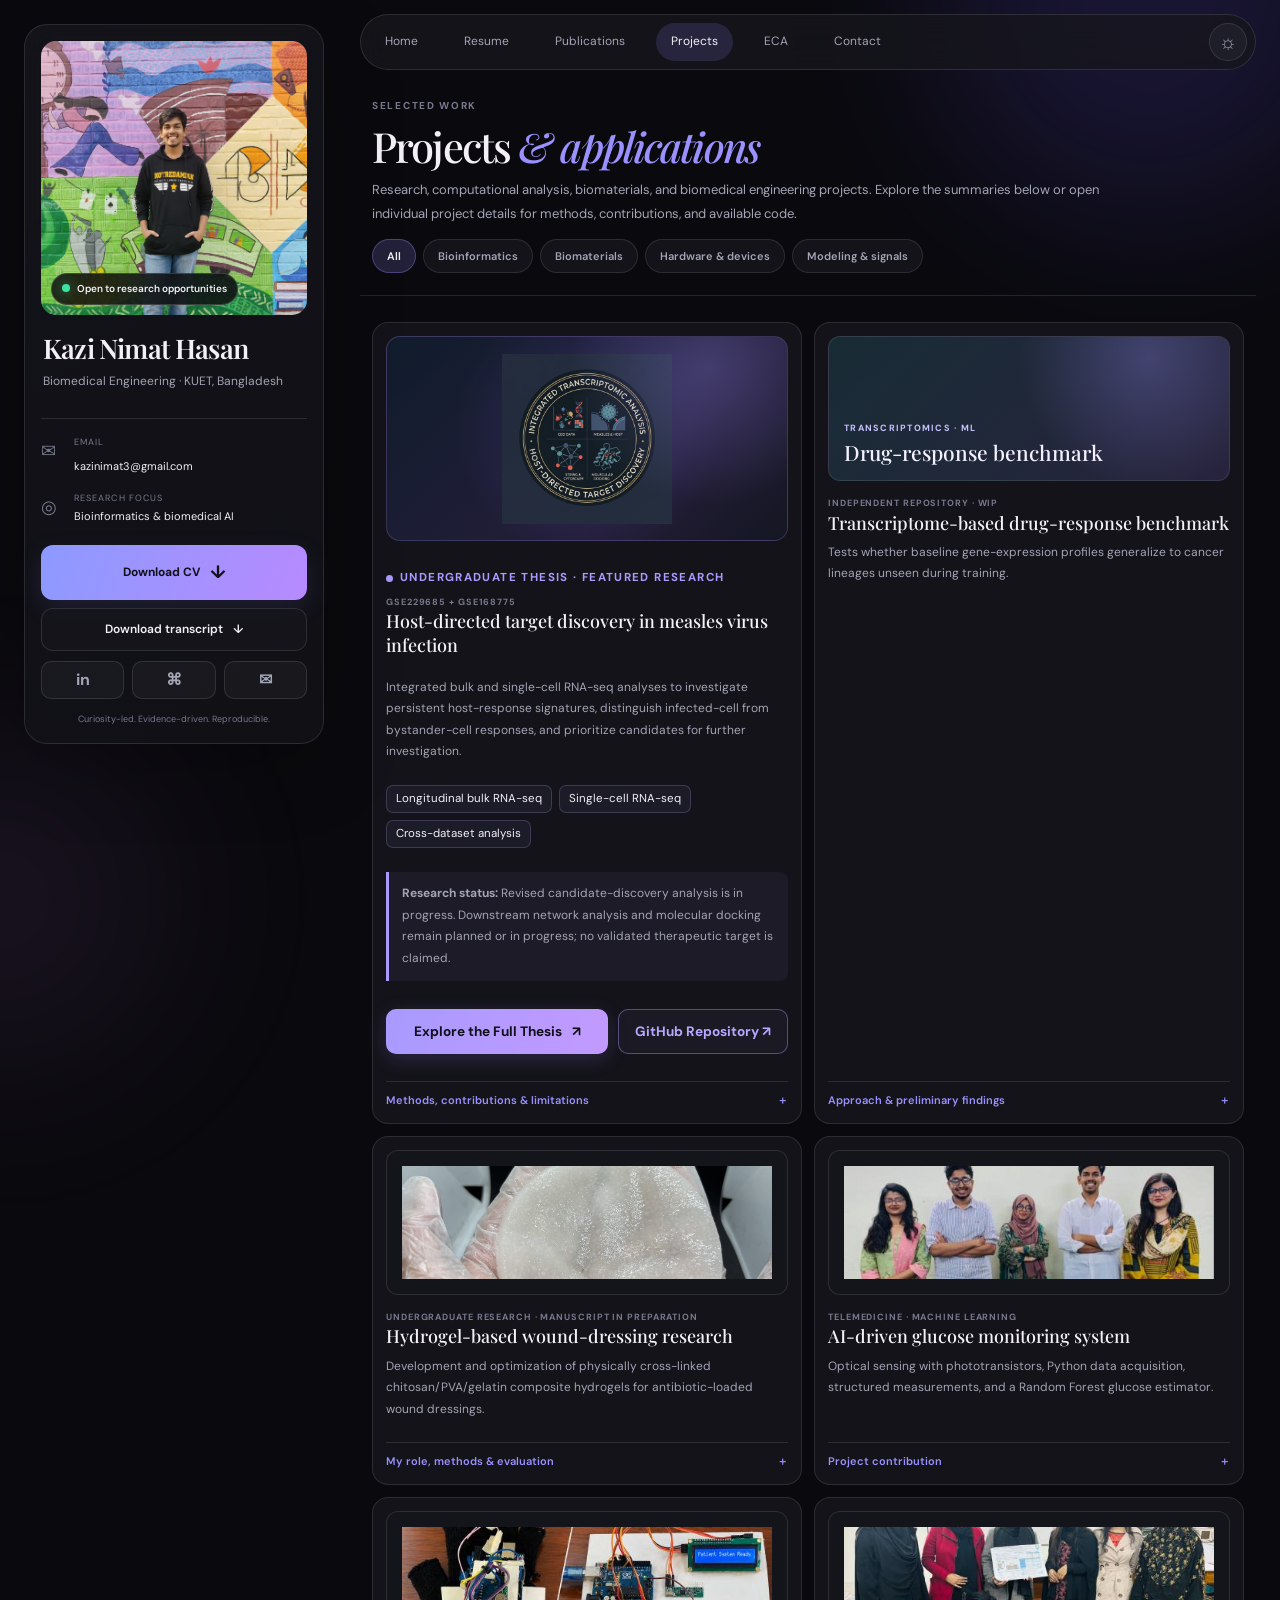
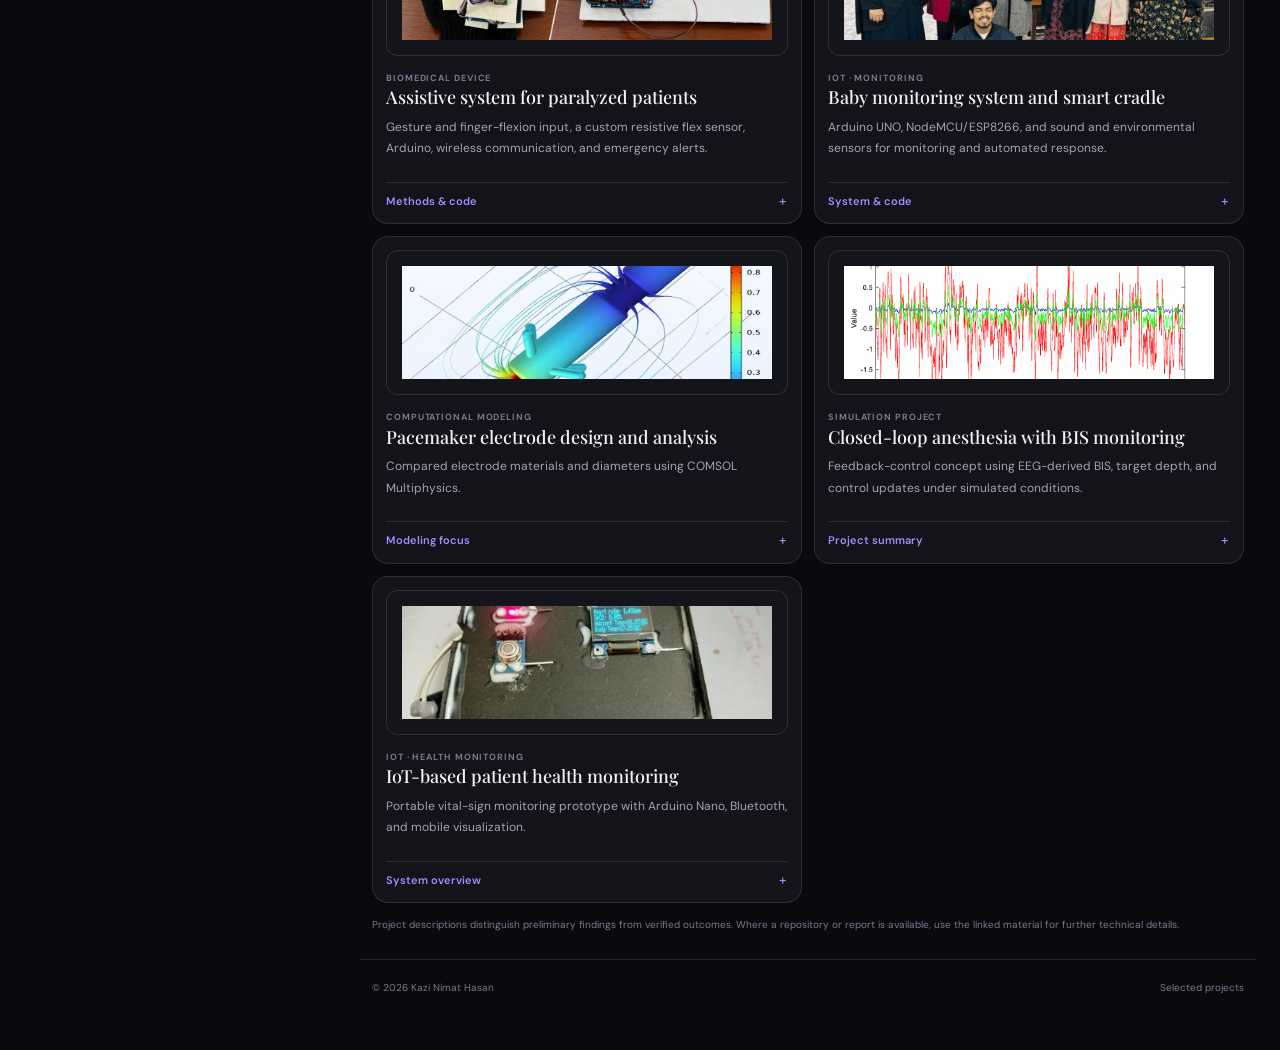
<file: projects.html>
<!doctype html>
<html lang="en">
<head>
  <meta charset="utf-8">
  <meta name="viewport" content="width=device-width, initial-scale=1">
  <meta name="theme-color" content="#0b0b10">
  <meta name="description" content="Selected biomedical engineering, bioinformatics, biomaterials, machine learning, and computational modeling projects by Kazi Nimat Hasan.">
  <title>Projects | Kazi Nimat Hasan</title>

  <link rel="preconnect" href="https://fonts.googleapis.com">
  <link rel="preconnect" href="https://fonts.gstatic.com" crossorigin>
  <link href="https://fonts.googleapis.com/css2?family=DM+Sans:wght@400;500;600;700&family=Playfair+Display:ital,wght@0,500;0,600;1,500;1,600&display=swap" rel="stylesheet">
  <link rel="stylesheet" href="styles.css">

  <style>
    /* Project page enhancements */
    .project-grid.thumbnail-grid {
      align-items: stretch;
    }

    .thumbnail-card {
      min-width: 0;
    }

    .project-thumb-link {
      display: block;
      text-decoration: none;
      color: inherit;
    }

    .project-thumb {
      width: 100%;
      box-sizing: border-box;
    }

    .project-thumb-image {
      display: block;
      object-fit: cover;
      object-position: center;
    }

    .thesis-emblem {
      min-height: 205px;
      padding: 18px;
      box-sizing: border-box;
      display: flex;
      align-items: center;
      justify-content: center;
      overflow: hidden;
      border-radius: 14px;
      background:
        radial-gradient(circle at 50% 45%, rgba(131, 111, 255, .18), transparent 58%),
        linear-gradient(135deg, #101c2c, #211b37 65%, #11131f);
      border: 1px solid rgba(177, 157, 255, .23);
    }

    .thesis-emblem img {
      display: block;
      width: 100%;
      height: 170px;
      object-fit: contain;
      transition: transform .25s ease;
    }

    .thesis-emblem:hover img {
      transform: scale(1.04);
    }

    .thesis-kicker {
      display: inline-flex;
      align-items: center;
      gap: 7px;
      margin: 13px 0 7px;
      color: #aa9bff;
      font-size: .72rem;
      font-weight: 700;
      letter-spacing: .12em;
      text-transform: uppercase;
    }

    .thesis-kicker::before {
      content: "";
      width: 7px;
      height: 7px;
      flex: 0 0 7px;
      border-radius: 50%;
      background: #a99aff;
    }

    .thesis-summary {
      margin-top: 12px;
      line-height: 1.75;
    }

    .thesis-meta {
      display: flex;
      flex-wrap: wrap;
      gap: 7px;
      margin: 12px 0;
    }

    .thesis-meta span {
      display: inline-block;
      padding: 5px 9px;
      border: 1px solid rgba(164, 151, 220, .25);
      border-radius: 7px;
      background: rgba(144, 126, 220, .08);
      font-size: .72rem;
      line-height: 1.4;
    }

    .thesis-status {
      margin: 12px 0;
      padding: 11px 13px;
      border-left: 3px solid #a99aff;
      border-radius: 0 8px 8px 0;
      background: rgba(151, 132, 255, .07);
      font-size: .82rem;
      line-height: 1.7;
    }

    .thesis-actions {
      display: flex;
      flex-wrap: wrap;
      gap: 10px;
      margin: 18px 0 15px;
    }

    .thesis-primary-button,
    .thesis-secondary-button {
      display: inline-flex;
      align-items: center;
      justify-content: center;
      gap: 10px;
      min-height: 44px;
      padding: 11px 16px;
      box-sizing: border-box;
      border-radius: 10px;
      text-decoration: none;
      font-size: .85rem;
      font-weight: 700;
      transition: transform .2s ease, box-shadow .2s ease, filter .2s ease;
    }

    .thesis-primary-button {
      flex: 1 1 205px;
      color: #11101a;
      background: linear-gradient(110deg, #a89aff, #c39aff);
      box-shadow: 0 5px 20px rgba(153, 125, 255, .20);
    }

    .thesis-secondary-button {
      flex: 0 1 auto;
      color: #b5a8ff;
      border: 1px solid rgba(177, 157, 255, .4);
      background: rgba(144, 126, 220, .06);
    }

    .thesis-primary-button:hover,
    .thesis-secondary-button:hover {
      transform: translateY(-2px);
      filter: brightness(1.07);
    }

    .thesis-primary-button:hover {
      box-shadow: 0 8px 25px rgba(153, 125, 255, .3);
    }

    .thesis-primary-button:focus-visible,
    .thesis-secondary-button:focus-visible {
      outline: 3px solid #d5ccff;
      outline-offset: 4px;
    }

    .expand-details {
      margin-top: 13px;
    }

    .expand-details summary {
      cursor: pointer;
    }

    .expand-details li {
      margin-bottom: 7px;
      line-height: 1.65;
    }

    .project-links {
      display: flex;
      flex-wrap: wrap;
      gap: 12px;
      margin-top: 13px;
    }

    .project-links .text-link {
      display: inline-block;
    }

    .project-status {
      display: inline-block;
      margin-top: 8px;
      font-size: .76rem;
      opacity: .8;
    }

    @media (max-width: 600px) {
      .thesis-emblem {
        min-height: 170px;
      }

      .thesis-emblem img {
        height: 140px;
      }

      .thesis-actions {
        flex-direction: column;
      }

      .thesis-primary-button,
      .thesis-secondary-button {
        width: 100%;
        flex: 1 1 auto;
      }
    }

    @media (prefers-reduced-motion: reduce) {
      .thesis-emblem img,
      .thesis-primary-button,
      .thesis-secondary-button {
        transition: none;
      }

      .thesis-emblem:hover img,
      .thesis-primary-button:hover,
      .thesis-secondary-button:hover {
        transform: none;
      }
    }
  </style>
</head>

<body>
  <div class="ambient ambient-one"></div>
  <div class="ambient ambient-two"></div>

  <div class="site-shell">

    <!-- Sidebar -->
    <aside class="profile-card">
      <div class="portrait-wrap">
        <img class="portrait" src="assets/profile.jpg" alt="Kazi Nimat Hasan">
        <span class="availability"><i></i> Open to research opportunities</span>
      </div>

      <div class="profile-intro">
        <h1>Kazi Nimat Hasan</h1>
        <p class="profile-subtitle">Biomedical Engineering · KUET, Bangladesh</p>
      </div>

      <div class="side-divider"></div>

      <div class="profile-details">
        <div class="detail-row">
          <span class="detail-icon">✉</span>
          <div>
            <small>EMAIL</small>
            <a href="mailto:kazinimat3@gmail.com">kazinimat3@gmail.com</a>
          </div>
        </div>

        <div class="detail-row">
          <span class="detail-icon">◎</span>
          <div>
            <small>RESEARCH FOCUS</small>
            <p>Bioinformatics &amp; biomedical AI</p>
          </div>
        </div>
      </div>

      <a class="cv-button"
         href="documents/academic/Nimat_Hasan_CV.pdf"
         target="_blank" rel="noreferrer">
        Download CV <span>↓</span>
      </a>

      <a class="transcript-button"
         href="documents/academic/Nimat_Transcript_KUET.pdf"
         target="_blank" rel="noreferrer">
        Download transcript <span>↓</span>
      </a>

      <div class="social-links">
        <a href="https://www.linkedin.com/in/kazi-nimat-hasan-427852341/"
           target="_blank" rel="noreferrer" aria-label="LinkedIn">in</a>
        <a href="https://github.com/Nimat007"
           target="_blank" rel="noreferrer" aria-label="GitHub">⌘</a>
        <a href="mailto:kazinimat3@gmail.com" aria-label="Email">✉</a>
      </div>

      <p class="sidebar-note">Curiosity-led. Evidence-driven. Reproducible.</p>
    </aside>

    <!-- Main content -->
    <main class="main-content">

      <header class="topbar">
        <nav class="nav-links" aria-label="Main navigation">
          <a class="nav-link" href="index.html">Home</a>
          <a class="nav-link" href="resume.html">Resume</a>
          <a class="nav-link" href="publications.html">Publications</a>
          <a class="nav-link active" href="projects.html">Projects</a>
          <a class="nav-link" href="eca.html">ECA</a>
          <a class="nav-link" href="contact.html">Contact</a>
        </nav>

        <button id="themeToggle" class="theme-toggle" type="button"
                aria-label="Toggle light and dark theme">☼</button>
      </header>

      <!-- Page introduction -->
      <section class="hero">
        <p class="eyebrow">SELECTED WORK</p>
        <h2>Projects <em>&amp; applications</em></h2>
        <p class="hero-copy">
          Research, computational analysis, biomaterials, and biomedical
          engineering projects. Explore the summaries below or open individual
          project details for methods, contributions, and available code.
        </p>

        <div class="filter-row" role="group" aria-label="Filter projects">
          <button class="filter-button active" data-filter="all" type="button">All</button>
          <button class="filter-button" data-filter="bioinformatics" type="button">Bioinformatics</button>
          <button class="filter-button" data-filter="biomaterials" type="button">Biomaterials</button>
          <button class="filter-button" data-filter="hardware" type="button">Hardware &amp; devices</button>
          <button class="filter-button" data-filter="modeling" type="button">Modeling &amp; signals</button>
        </div>
      </section>

      <section class="content-section">
        <div class="project-grid thumbnail-grid">

          <!-- FEATURED THESIS -->
          <article class="project-card thumbnail-card thesis-featured"
                   data-category="bioinformatics">

            <a class="project-thumb-link"
               href="bioinformatics.html#measles"
               aria-label="Open full measles transcriptomics thesis">

              <div class="project-thumb thesis-emblem">
                <img
                  src="assets/00_thesis_thumbnail.jpg"
                  alt="Integrated transcriptomic analysis thesis emblem"
                  onerror="this.style.display='none'; this.parentElement.classList.add('logo-unavailable');"
                >
                <div class="logo-fallback" hidden>
                  <span>INTEGRATED TRANSCRIPTOMICS</span>
                  <b>Measles virus · Host response</b>
                </div>
              </div>
            </a>

            <span class="thesis-kicker">Undergraduate thesis · Featured research</span>

            <span class="project-type">GSE229685 + GSE168775</span>

            <h3>Host-directed target discovery in measles virus infection</h3>

            <p class="thesis-summary">
              Integrated bulk and single-cell RNA-seq analyses to investigate
              persistent host-response signatures, distinguish infected-cell
              from bystander-cell responses, and prioritize candidates for
              further investigation.
            </p>

            <div class="thesis-meta">
              <span>Longitudinal bulk RNA-seq</span>
              <span>Single-cell RNA-seq</span>
              <span>Cross-dataset analysis</span>
            </div>

            <p class="thesis-status">
              <strong>Research status:</strong> Revised candidate-discovery
              analysis is in progress. Downstream network analysis and molecular
              docking remain planned or in progress; no validated therapeutic
              target is claimed.
            </p>

            <!-- Main call to action: always visible -->
            <div class="thesis-actions">
              <a class="thesis-primary-button" href="bioinformatics.html#measles">
                Explore the Full Thesis <span aria-hidden="true">↗</span>
              </a>

              <a class="thesis-secondary-button"
                 href="https://github.com/Nimat007/measles-transcriptomic-analysis"
                 target="_blank" rel="noreferrer">
                GitHub Repository ↗
              </a>
            </div>

            <!-- Optional technical details -->
            <details class="expand-details">
              <summary>Methods, contributions &amp; limitations</summary>
              <ul>
                <li>
                  Investigating longitudinal host-response patterns in bulk
                  RNA-seq dataset GSE229685.
                </li>
                <li>
                  Examining cell states and infected/bystander-cell context in
                  single-cell RNA-seq dataset GSE168775.
                </li>
                <li>
                  Designing cross-dataset comparisons to assess evidence
                  convergence and direction consistency.
                </li>
                <li>
                  Considering experimental-design limitations, including
                  pooled donors in the single-cell dataset.
                </li>
                <li>
                  Network analysis and molecular docking are exploratory
                  downstream steps, not evidence of treatment efficacy.
                </li>
              </ul>
              <a class="text-link" href="bioinformatics.html#measles">
                View the detailed workflow ↗
              </a>
            </details>
          </article>

          <!-- DRUG RESPONSE BENCHMARK -->
          <article class="project-card thumbnail-card" data-category="bioinformatics">
            <a class="project-thumb-link"
               href="https://github.com/Nimat007/cancer-drug-response-benchmark"
               target="_blank" rel="noreferrer">
              <div class="project-thumb visual-drug">
                <span>TRANSCRIPTOMICS · ML</span>
                <b>Drug-response benchmark</b>
              </div>
            </a>

            <span class="project-type">INDEPENDENT REPOSITORY · WIP</span>
            <h3>Transcriptome-based drug-response benchmark</h3>

            <p>
              Tests whether baseline gene-expression profiles generalize to
              cancer lineages unseen during training.
            </p>

            <details class="expand-details">
              <summary>Approach &amp; preliminary findings</summary>
              <ul>
                <li>
                  Compared Ridge and Random Forest against a training-fold mean
                  baseline using lineage-grouped cross-validation.
                </li>
                <li>
                  Preliminary results showed weak rank correlation and no
                  average MAE improvement over baseline. Findings remain exploratory.
                </li>
                <li>Raw datasets are not bundled with the repository.</li>
              </ul>
              <a class="text-link"
                 href="https://github.com/Nimat007/cancer-drug-response-benchmark"
                 target="_blank" rel="noreferrer">Open GitHub ↗</a>
            </details>
          </article>

          <!-- HYDROGEL -->
          <article class="project-card thumbnail-card"
                   id="hydrogel" data-category="biomaterials">

            <img class="project-thumb project-thumb-image"
                 src="assets/hydrogel-thumbnail.jpg"
                 alt="Physically cross-linked composite hydrogel prepared for wound-dressing research"
                 loading="lazy">

            <span class="project-type">UNDERGRADUATE RESEARCH · MANUSCRIPT IN PREPARATION</span>
            <h3>Hydrogel-based wound-dressing research</h3>

            <p>
              Development and optimization of physically cross-linked
              chitosan/PVA/gelatin composite hydrogels for antibiotic-loaded
              wound dressings.
            </p>

            <details class="expand-details">
              <summary>My role, methods &amp; evaluation</summary>
              <ul>
                <li>
                  Primarily prepared the hydrogels and worked on formulation
                  development using planned polymer blend ratios.
                </li>
                <li>
                  Applied physical freeze–thaw crosslinking and freeze-drying
                  as part of the preparation workflow.
                </li>
                <li>
                  Participated in selected characterization tests. The project
                  considered swelling, water retention, gel fraction, porosity,
                  degradation, tensile properties, and additional evaluations
                  where data were available.
                </li>
                <li>
                  Manuscript is in preparation. No performance outcomes are
                  claimed here without verified results.
                </li>
              </ul>
            </details>
          </article>

          <!-- GLUCOSE MONITORING -->
          <article class="project-card thumbnail-card" data-category="hardware">
            <a class="project-thumb-link"
               href="https://github.com/Nimat007/AI-driven-glucose-monitoring-system"
               target="_blank" rel="noreferrer">
              <img class="project-thumb project-thumb-image"
                   src="assets/glucose-thumbnail.jpg"
                   alt="AI-driven glucose monitoring system"
                   loading="lazy">
            </a>

            <span class="project-type">TELEMEDICINE · MACHINE LEARNING</span>
            <h3>AI-driven glucose monitoring system</h3>

            <p>
              Optical sensing with phototransistors, Python data acquisition,
              structured measurements, and a Random Forest glucose estimator.
            </p>

            <details class="expand-details">
              <summary>Project contribution</summary>
              <p>
                Team project; my contribution included data collection and
                materials procurement.
              </p>
              <a class="text-link"
                 href="https://github.com/Nimat007/AI-driven-glucose-monitoring-system"
                 target="_blank" rel="noreferrer">GitHub repository ↗</a>
            </details>
          </article>

          <!-- ASSISTIVE SYSTEM -->
          <article class="project-card thumbnail-card" data-category="hardware">
            <a class="project-thumb-link"
               href="https://github.com/Nimat007/Assistive-System-for-Paralyzed-Patients-Using-Motion-Wireless-Communication"
               target="_blank" rel="noreferrer">
              <img class="project-thumb project-thumb-image"
                   src="assets/assistive-thumbnail.jpg"
                   alt="Assistive system for paralyzed patients"
                   loading="lazy">
            </a>

            <span class="project-type">BIOMEDICAL DEVICE</span>
            <h3>Assistive system for paralyzed patients</h3>

            <p>
              Gesture and finger-flexion input, a custom resistive flex sensor,
              Arduino, wireless communication, and emergency alerts.
            </p>

            <details class="expand-details">
              <summary>Methods &amp; code</summary>
              <p>
                Prototype combined motion sensing, wireless messaging, and a
                simple user-facing display and alert pathway.
              </p>
              <a class="text-link"
                 href="https://github.com/Nimat007/Assistive-System-for-Paralyzed-Patients-Using-Motion-Wireless-Communication"
                 target="_blank" rel="noreferrer">GitHub repository ↗</a>
            </details>
          </article>

          <!-- BABY MONITOR -->
          <article class="project-card thumbnail-card" data-category="hardware">
            <a class="project-thumb-link"
               href="https://github.com/Nimat007/IoT-Based-Baby-Monitoring-System-Smart-Cradle"
               target="_blank" rel="noreferrer">
              <img class="project-thumb project-thumb-image"
                   src="assets/baby-monitor-thumbnail.jpg"
                   alt="Baby monitoring system and smart cradle"
                   loading="lazy">
            </a>

            <span class="project-type">IOT · MONITORING</span>
            <h3>Baby monitoring system and smart cradle</h3>

            <p>
              Arduino UNO, NodeMCU/ESP8266, and sound and environmental sensors
              for monitoring and automated response.
            </p>

            <details class="expand-details">
              <summary>System &amp; code</summary>
              <p>
                Integrated sensor inputs, microcontroller logic, and a
                servo-based cradle response.
              </p>
              <a class="text-link"
                 href="https://github.com/Nimat007/IoT-Based-Baby-Monitoring-System-Smart-Cradle"
                 target="_blank" rel="noreferrer">GitHub repository ↗</a>
            </details>
          </article>

          <!-- PACEMAKER -->
          <article class="project-card thumbnail-card" data-category="modeling">
            <a class="project-thumb-link"
               href="https://github.com/Nimat007/Design-and-Analysis-of-A-Pacemaker-Electrode-using-COMSOL-Multiphysics-"
               target="_blank" rel="noreferrer">
              <img class="project-thumb project-thumb-image"
                   src="assets/pacemaker-thumbnail.png"
                   alt="Pacemaker electrode COMSOL project"
                   loading="lazy">
            </a>

            <span class="project-type">COMPUTATIONAL MODELING</span>
            <h3>Pacemaker electrode design and analysis</h3>

            <p>
              Compared electrode materials and diameters using COMSOL Multiphysics.
            </p>

            <details class="expand-details">
              <summary>Modeling focus</summary>
              <p>
                Built a 3D electrode model and compared electric potential and
                current-density behavior across design options. Interpretation
                should follow the project report.
              </p>
              <div class="project-links">
                <a class="text-link"
                   href="https://github.com/Nimat007/Design-and-Analysis-of-A-Pacemaker-Electrode-using-COMSOL-Multiphysics-"
                   target="_blank" rel="noreferrer">GitHub repository ↗</a>
                <a class="text-link"
                   href="documents/reports/Pacemaker_Electrode_Report.pdf"
                   target="_blank" rel="noreferrer">Project report ↗</a>
              </div>
            </details>
          </article>

          <!-- ANESTHESIA -->
          <article class="project-card thumbnail-card" data-category="modeling">
            <img class="project-thumb project-thumb-image"
                 src="assets/anesthesia-thumbnail.png"
                 alt="Closed-loop anesthesia with BIS monitoring"
                 loading="lazy">

            <span class="project-type">SIMULATION PROJECT</span>
            <h3>Closed-loop anesthesia with BIS monitoring</h3>

            <p>
              Feedback-control concept using EEG-derived BIS, target depth,
              and control updates under simulated conditions.
            </p>

            <details class="expand-details">
              <summary>Project summary</summary>
              <p>
                Explored signal responses and feedback-control behavior under
                simulated conditions. This is a modeling project, not a
                clinically validated anesthesia controller.
              </p>
            </details>
          </article>

          <!-- PATIENT MONITOR -->
          <article class="project-card thumbnail-card" data-category="hardware">
            <img class="project-thumb project-thumb-image"
                 src="assets/patient-monitor-thumbnail.jpg"
                 alt="IoT-based patient health monitoring system"
                 loading="lazy">

            <span class="project-type">IOT · HEALTH MONITORING</span>
            <h3>IoT-based patient health monitoring</h3>

            <p>
              Portable vital-sign monitoring prototype with Arduino Nano,
              Bluetooth, and mobile visualization.
            </p>

            <details class="expand-details">
              <summary>System overview</summary>
              <p>
                Combined vital-sign sensors, Arduino Nano, HC-05 Bluetooth,
                and mobile visualization via Ardutooth.
              </p>
            </details>
          </article>

        </div>

        <p class="small-note">
          Project descriptions distinguish preliminary findings from verified
          outcomes. Where a repository or report is available, use the linked
          material for further technical details.
        </p>
      </section>

      <footer class="site-footer">
        <span>© <span class="year"></span> Kazi Nimat Hasan</span>
        <span>Selected projects</span>
      </footer>

    </main>
  </div>

  <script src="script.js"></script>

  <script>
    // Provide a clear fallback if the thesis emblem file is not uploaded.
    document.querySelectorAll(".thesis-emblem img").forEach(function (img) {
      img.addEventListener("error", function () {
        img.style.display = "none";
        var fallback = img.parentElement.querySelector(".logo-fallback");
        if (fallback) {
          fallback.hidden = false;
          fallback.style.display = "flex";
          fallback.style.flexDirection = "column";
          fallback.style.alignItems = "center";
          fallback.style.gap = "12px";
          fallback.style.textAlign = "center";
          fallback.style.color = "#e5ddff";
          fallback.style.fontFamily = "DM Sans, sans-serif";
        }
      });
    });
  </script>
</body>
</html>
</file>
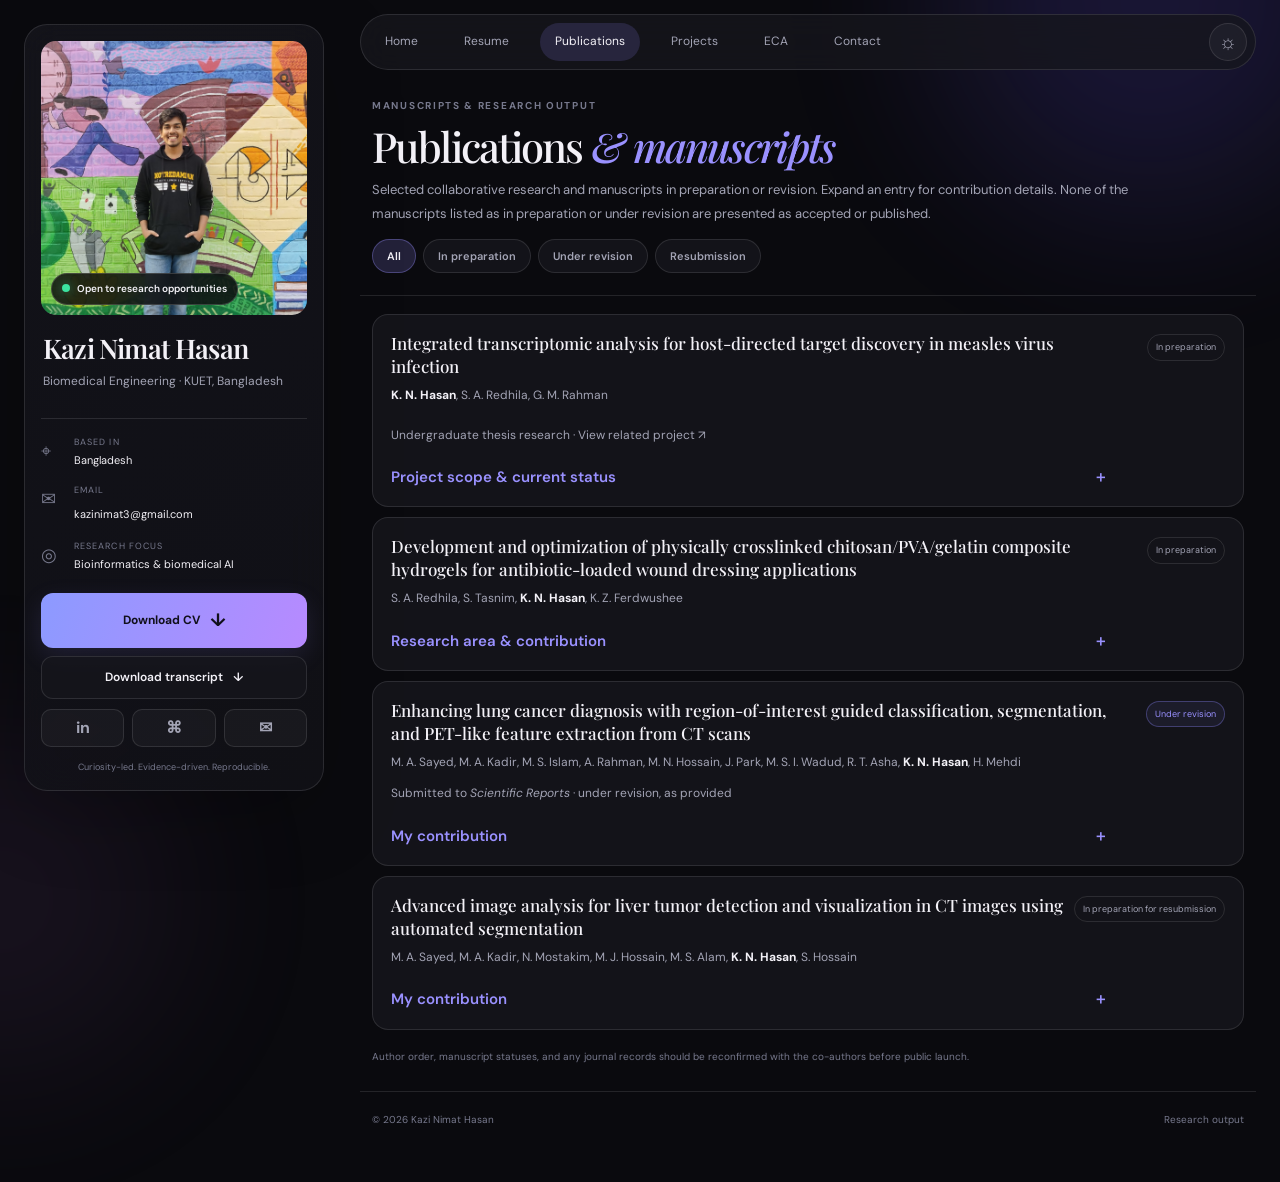
<file: publications.html>
<!doctype html>
<html lang="en"><head><meta charset="utf-8"><meta name="viewport" content="width=device-width,initial-scale=1"><meta name="description" content="Manuscripts and research outputs by Kazi Nimat Hasan."><title>Publications | Kazi Nimat Hasan</title><link rel="preconnect" href="https://fonts.googleapis.com"><link rel="preconnect" href="https://fonts.gstatic.com" crossorigin><link href="https://fonts.googleapis.com/css2?family=DM+Sans:wght@400;500;600;700&family=Playfair+Display:ital,wght@0,500;0,600;1,500;1,600&display=swap" rel="stylesheet"><link rel="stylesheet" href="styles.css"></head><body><div class="ambient ambient-one"></div><div class="ambient ambient-two"></div><div class="site-shell">
<aside class="profile-card"><div class="portrait-wrap"><img class="portrait" src="assets/profile.jpg" alt="Kazi Nimat Hasan"><span class="availability"><i></i> Open to research opportunities</span></div><div class="profile-intro"><p class="eyebrow">RESEARCH PORTFOLIO</p><h1>Kazi Nimat Hasan</h1><p class="profile-subtitle">Biomedical Engineering · KUET, Bangladesh</p></div><div class="side-divider"></div><div class="profile-details"><div class="detail-row"><span class="detail-icon">⌖</span><div><small>BASED IN</small><p>Bangladesh</p></div></div><div class="detail-row"><span class="detail-icon">✉</span><div><small>EMAIL</small><a href="mailto:kazinimat3@gmail.com">kazinimat3@gmail.com</a></div></div><div class="detail-row"><span class="detail-icon">◎</span><div><small>RESEARCH FOCUS</small><p>Bioinformatics &amp; biomedical AI</p></div></div></div><a class="cv-button" href="documents/academic/Nimat_Hasan_CV.pdf" target="_blank" rel="noreferrer">Download CV <span>↓</span></a><a class="transcript-button" href="documents/academic/Nimat_Transcript_KUET.pdf" target="_blank" rel="noreferrer">Download transcript <span>↓</span></a><div class="social-links"><a href="https://www.linkedin.com/in/kazi-nimat-hasan-427852341/" target="_blank" rel="noreferrer" aria-label="LinkedIn">in</a><a href="https://github.com/Nimat007" target="_blank" rel="noreferrer" aria-label="GitHub">⌘</a><a href="mailto:kazinimat3@gmail.com" aria-label="Email">✉</a></div><p class="sidebar-note">Curiosity-led. Evidence-driven. Reproducible.</p></aside>
<main class="main-content"><header class="topbar"><nav class="nav-links" aria-label="Main navigation"><a class="nav-link" href="index.html">Home</a><a class="nav-link" href="resume.html">Resume</a><a class="nav-link active" href="publications.html">Publications</a><a class="nav-link" href="projects.html">Projects</a><a class="nav-link" href="eca.html">ECA</a><a class="nav-link" href="contact.html">Contact</a></nav><button id="themeToggle" class="theme-toggle" type="button" aria-label="Toggle light and dark theme">☼</button></header>
<section class="hero"><p class="eyebrow">MANUSCRIPTS &amp; RESEARCH OUTPUT</p><h2>Publications <em>&amp; manuscripts</em></h2><p class="hero-copy">Selected collaborative research and manuscripts in preparation or revision. Expand an entry for contribution details. None of the manuscripts listed as in preparation or under revision are presented as accepted or published.</p><div class="filter-row" role="group" aria-label="Filter manuscripts"><button class="filter-button active" data-pubfilter="all">All</button><button class="filter-button" data-pubfilter="preparation">In preparation</button><button class="filter-button" data-pubfilter="revision">Under revision</button><button class="filter-button" data-pubfilter="resubmission">Resubmission</button></div></section>
<section class="content-section publication-list">
<article class="publication-card" data-pubstatus="preparation"><span class="publication-status status-neutral">In preparation</span><h3>Integrated transcriptomic analysis for host-directed target discovery in measles virus infection</h3><p class="muted"><strong>K. N. Hasan</strong>, S. A. Redhila, G. M. Rahman</p><p class="small-note">Undergraduate thesis research · <a href="bioinformatics.html#measles">View related project ↗</a></p><details class="expand-details"><summary>Project scope &amp; current status</summary><p>Investigates host responses to measles virus infection using public bulk and single-cell RNA-seq datasets, with differential expression, functional enrichment, cross-lineage comparison, protein–protein interaction analysis, and exploratory drug-repurposing work. The revised candidate-gene analysis is still being developed; downstream network and docking results require completion and validation before any conclusions are presented as final.</p><a class="text-link" href="https://github.com/Nimat007/measles-transcriptomic-analysis" target="_blank" rel="noreferrer">Analysis repository ↗</a></details></article>
<article class="publication-card" data-pubstatus="preparation"><span class="publication-status status-neutral">In preparation</span><h3>Development and optimization of physically crosslinked chitosan/PVA/gelatin composite hydrogels for antibiotic-loaded wound dressing applications</h3><p class="muted">S. A. Redhila, S. Tasnim, <strong>K. N. Hasan</strong>, K. Z. Ferdwushee</p><details class="expand-details"><summary>Research area &amp; contribution</summary><p>Collaborative biomaterials work on physically crosslinked chitosan/PVA/gelatin composite hydrogels for antibiotic-loaded wound dressing applications. Detailed individual contributions and experimental results can be added once the manuscript team confirms the final wording.</p></details></article>
<article class="publication-card" data-pubstatus="revision"><span class="publication-status">Under revision</span><h3>Enhancing lung cancer diagnosis with region-of-interest guided classification, segmentation, and PET-like feature extraction from CT scans</h3><p class="muted">M. A. Sayed, M. A. Kadir, M. S. Islam, A. Rahman, M. N. Hossain, J. Park, M. S. I. Wadud, R. T. Asha, <strong>K. N. Hasan</strong>, H. Mehdi</p><p class="muted">Submitted to <em>Scientific Reports</em> · under revision, as provided</p><details class="expand-details"><summary>My contribution</summary><p>Annotated approximately 1,000 CT images for dataset preparation; contributed to formal analysis; and reviewed and edited the manuscript.</p></details></article>
<article class="publication-card" data-pubstatus="resubmission"><span class="publication-status status-neutral">In preparation for resubmission</span><h3>Advanced image analysis for liver tumor detection and visualization in CT images using automated segmentation</h3><p class="muted">M. A. Sayed, M. A. Kadir, N. Mostakim, M. J. Hossain, M. S. Alam, <strong>K. N. Hasan</strong>, S. Hossain</p><details class="expand-details"><summary>My contribution</summary><p>Manually annotated approximately 1,000 CT images and contributed to manuscript formatting and revision.</p></details></article>
<p class="small-note">Author order, manuscript statuses, and any journal records should be reconfirmed with the co-authors before public launch.</p></section><footer class="site-footer"><span>© <span class="year"></span> Kazi Nimat Hasan</span><span>Research output</span></footer></main></div><script src="script.js"></script></body></html>
</file>
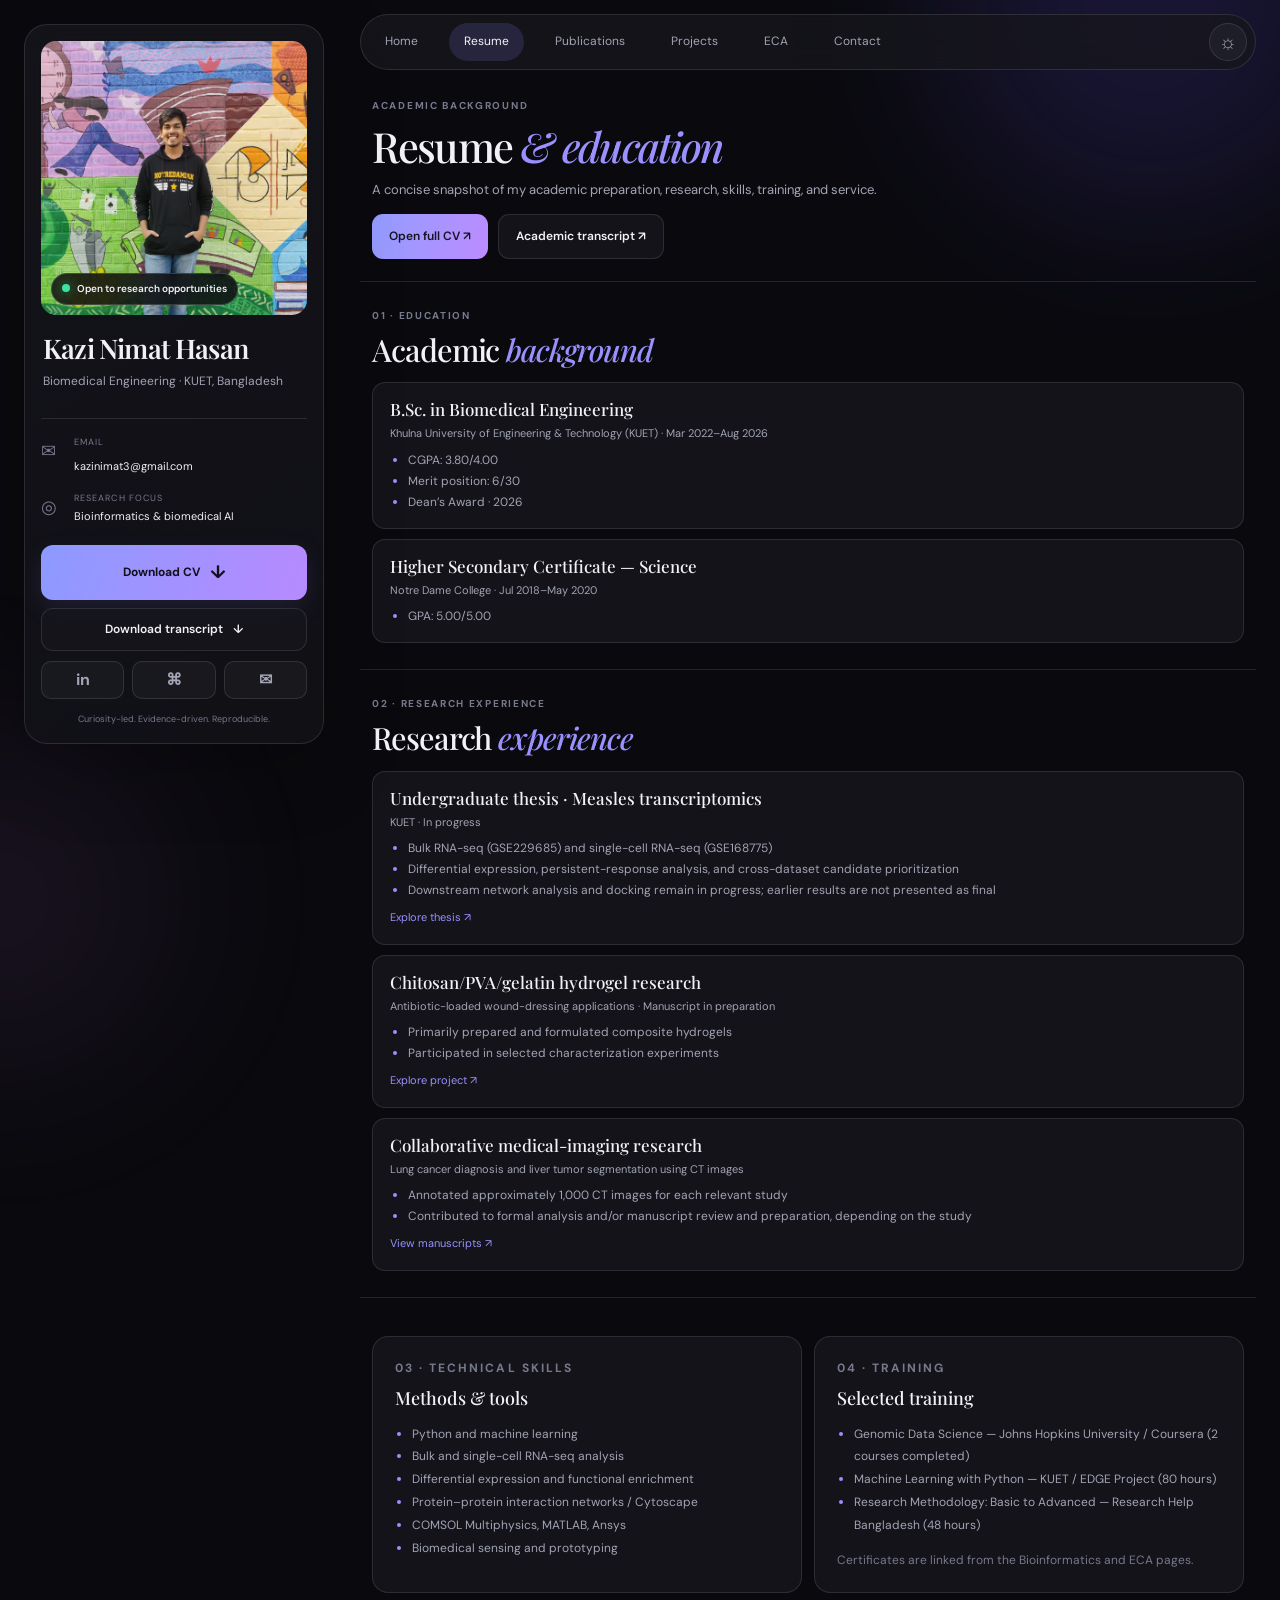
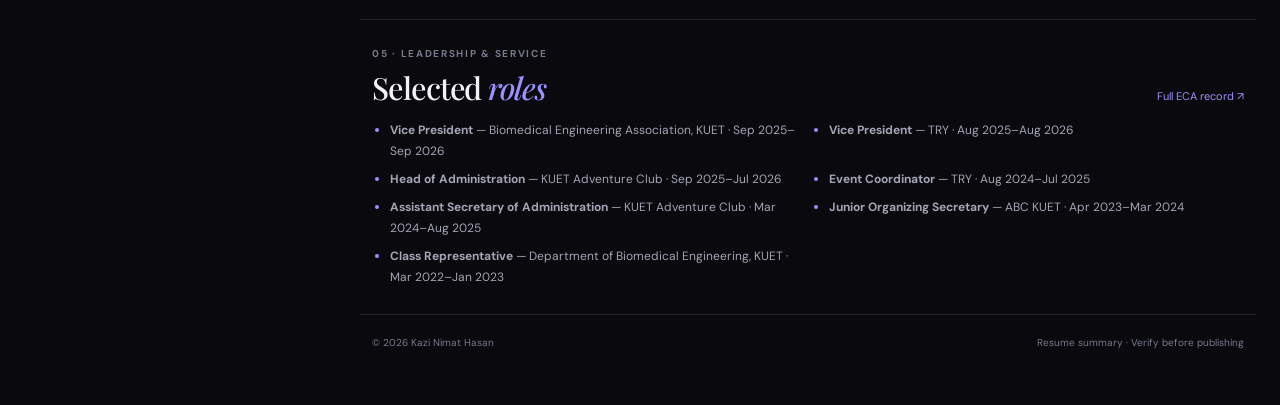
<file: resume.html>
<!doctype html><html lang="en"><head><meta charset="utf-8"><meta name="viewport" content="width=device-width,initial-scale=1"><title>Resume | Kazi Nimat Hasan</title><link rel="preconnect" href="https://fonts.googleapis.com"><link rel="preconnect" href="https://fonts.gstatic.com" crossorigin><link href="https://fonts.googleapis.com/css2?family=DM+Sans:wght@400;500;600;700&family=Playfair+Display:ital,wght@0,500;0,600;1,500;1,600&display=swap" rel="stylesheet"><link rel="stylesheet" href="styles.css"></head><body><div class="ambient ambient-one"></div><div class="ambient ambient-two"></div><div class="site-shell"><aside class="profile-card"><div class="portrait-wrap"><img class="portrait" src="assets/profile.jpg" alt="Kazi Nimat Hasan"><span class="availability"><i></i> Open to research opportunities</span></div><div class="profile-intro"><h1>Kazi Nimat Hasan</h1><p class="profile-subtitle">Biomedical Engineering · KUET, Bangladesh</p></div><div class="side-divider"></div><div class="profile-details"><div class="detail-row"><span class="detail-icon">✉</span><div><small>EMAIL</small><a href="mailto:kazinimat3@gmail.com">kazinimat3@gmail.com</a></div></div><div class="detail-row"><span class="detail-icon">◎</span><div><small>RESEARCH FOCUS</small><p>Bioinformatics &amp; biomedical AI</p></div></div></div><a class="cv-button" href="documents/academic/Nimat_Hasan_CV.pdf" target="_blank" rel="noreferrer">Download CV <span>↓</span></a>
<a class="transcript-button" href="documents/academic/Nimat_Transcript_KUET.pdf" target="_blank" rel="noreferrer">Download transcript <span>↓</span></a><div class="social-links"><a href="https://www.linkedin.com/in/kazi-nimat-hasan-427852341/" target="_blank" rel="noreferrer">in</a><a href="https://github.com/Nimat007" target="_blank" rel="noreferrer">⌘</a><a href="mailto:kazinimat3@gmail.com">✉</a></div><p class="sidebar-note">Curiosity-led. Evidence-driven. Reproducible.</p></aside><main class="main-content"><header class="topbar"><nav class="nav-links"><a class="nav-link" href="index.html">Home</a><a class="nav-link active" href="resume.html">Resume</a><a class="nav-link" href="publications.html">Publications</a><a class="nav-link" href="projects.html">Projects</a><a class="nav-link" href="eca.html">ECA</a><a class="nav-link" href="contact.html">Contact</a></nav><button id="themeToggle" class="theme-toggle" type="button" aria-label="Toggle light and dark theme">☼</button></header><section class="hero"><p class="eyebrow">ACADEMIC BACKGROUND</p><h2>Resume <em>&amp; education</em></h2><p class="hero-copy">A concise snapshot of my academic preparation, research, skills, training, and service.</p><div class="hero-actions"><a class="button-primary" href="documents/academic/Nimat_Hasan_CV.pdf" target="_blank" rel="noreferrer">Open full CV ↗</a><a class="button-secondary" href="documents/academic/Nimat_Transcript_KUET.pdf" target="_blank" rel="noreferrer">Academic transcript ↗</a></div></section>
<section class="content-section"><div class="section-heading"><div><p class="eyebrow">01 · EDUCATION</p><h2>Academic <em>background</em></h2></div></div><div class="compact-list"><article class="compact-entry"><div><h3>B.Sc. in Biomedical Engineering</h3><p class="muted">Khulna University of Engineering &amp; Technology (KUET) · Mar 2022–Aug 2026</p></div><ul><li>CGPA: 3.80/4.00</li><li>Merit position: 6/30</li><li>Dean’s Award · 2026</li></ul></article><article class="compact-entry"><div><h3>Higher Secondary Certificate — Science</h3><p class="muted">Notre Dame College · Jul 2018–May 2020</p></div><ul><li>GPA: 5.00/5.00</li></ul></article></div></section>
<section class="content-section"><div class="section-heading"><div><p class="eyebrow">02 · RESEARCH EXPERIENCE</p><h2>Research <em>experience</em></h2></div></div><div class="compact-list"><article class="compact-entry"><div><h3>Undergraduate thesis · Measles transcriptomics</h3><p class="muted">KUET · In progress</p></div><ul><li>Bulk RNA-seq (GSE229685) and single-cell RNA-seq (GSE168775)</li><li>Differential expression, persistent-response analysis, and cross-dataset candidate prioritization</li><li>Downstream network analysis and docking remain in progress; earlier results are not presented as final</li></ul><a class="text-link" href="bioinformatics.html#measles">Explore thesis ↗</a></article><article class="compact-entry"><div><h3>Chitosan/PVA/gelatin hydrogel research</h3><p class="muted">Antibiotic-loaded wound-dressing applications · Manuscript in preparation</p></div><ul><li>Primarily prepared and formulated composite hydrogels</li><li>Participated in selected characterization experiments</li></ul><a class="text-link" href="projects.html#hydrogel">Explore project ↗</a></article><article class="compact-entry"><div><h3>Collaborative medical-imaging research</h3><p class="muted">Lung cancer diagnosis and liver tumor segmentation using CT images</p></div><ul><li>Annotated approximately 1,000 CT images for each relevant study</li><li>Contributed to formal analysis and/or manuscript review and preparation, depending on the study</li></ul><a class="text-link" href="publications.html">View manuscripts ↗</a></article></div></section>
<section class="content-section"><div class="resume-columns"><article class="info-card"><p class="eyebrow">03 · TECHNICAL SKILLS</p><h3>Methods &amp; tools</h3><ul><li>Python and machine learning</li><li>Bulk and single-cell RNA-seq analysis</li><li>Differential expression and functional enrichment</li><li>Protein–protein interaction networks / Cytoscape</li><li>COMSOL Multiphysics, MATLAB, Ansys</li><li>Biomedical sensing and prototyping</li></ul></article><article class="info-card"><p class="eyebrow">04 · TRAINING</p><h3>Selected training</h3><ul><li>Genomic Data Science — Johns Hopkins University / Coursera (2 courses completed)</li><li>Machine Learning with Python — KUET / EDGE Project (80 hours)</li><li>Research Methodology: Basic to Advanced — Research Help Bangladesh (48 hours)</li></ul><p class="small-note">Certificates are linked from the Bioinformatics and ECA pages.</p></article></div></section>
<section class="content-section"><div class="section-heading"><div><p class="eyebrow">05 · LEADERSHIP &amp; SERVICE</p><h2>Selected <em>roles</em></h2></div><a class="text-link" href="eca.html">Full ECA record ↗</a></div><ul class="resume-bullets"><li><strong>Vice President</strong> — Biomedical Engineering Association, KUET · Sep 2025–Sep 2026</li><li><strong>Vice President</strong> — TRY · Aug 2025–Aug 2026</li><li><strong>Head of Administration</strong> — KUET Adventure Club · Sep 2025–Jul 2026</li><li><strong>Event Coordinator</strong> — TRY · Aug 2024–Jul 2025</li><li><strong>Assistant Secretary of Administration</strong> — KUET Adventure Club · Mar 2024–Aug 2025</li><li><strong>Junior Organizing Secretary</strong> — ABC KUET · Apr 2023–Mar 2024</li><li><strong>Class Representative</strong> — Department of Biomedical Engineering, KUET · Mar 2022–Jan 2023</li></ul></section><footer class="site-footer"><span>© <span class="year"></span> Kazi Nimat Hasan</span><span>Resume summary · Verify before publishing</span></footer></main></div><script src="script.js"></script></body></html>
</file>
<file: styles.css>
*{box-sizing:border-box} :root{--bg:#0a0a0e;--panel:rgba(22,22,29,.78);--panel-solid:#14141b;--border:rgba(255,255,255,.11);--text:#f3f1f7;--muted:#a3a4b5;--soft:#77798d;--accent:#9a91ff;--accent2:#c29aff;--shadow:0 20px 80px rgba(0,0,0,.22)} body.light{--bg:#f4f3f8;--panel:rgba(255,255,255,.83);--panel-solid:#fff;--border:rgba(30,30,50,.13);--text:#1a1924;--muted:#626376;--soft:#85869a;--shadow:0 20px 80px rgba(35,30,70,.08)} html{scroll-behavior:smooth;scroll-padding-top:100px} body{margin:0;background:var(--bg);color:var(--text);font-family:"DM Sans",sans-serif;line-height:1.6;transition:background .25s,color .25s;overflow-x:hidden} a{color:inherit;text-decoration:none}.ambient{position:fixed;pointer-events:none;filter:blur(90px);opacity:.16;z-index:-1;border-radius:50%}.ambient-one{width:420px;height:420px;background:#6b55ff;top:-210px;right:-80px}.ambient-two{width:360px;height:360px;background:#bb72d7;bottom:-180px;left:-180px;opacity:.08}.site-shell{max-width:1500px;margin:0 auto;padding:24px;display:grid;grid-template-columns:300px minmax(0,1fr);gap:36px;align-items:start}.profile-card{position:sticky;top:24px;background:linear-gradient(145deg,var(--panel),rgba(17,17,23,.88));border:1px solid var(--border);border-radius:23px;padding:16px;box-shadow:var(--shadow);backdrop-filter:blur(18px)}.portrait-wrap{position:relative;border-radius:15px;overflow:hidden;aspect-ratio:1/1.03;background:#292532}.portrait{width:100%;height:100%;object-fit:cover;object-position:center 25%;display:block;filter:saturate(.88)}.availability{position:absolute;left:10px;bottom:10px;border:1px solid rgba(255,255,255,.16);background:rgba(10,10,14,.83);backdrop-filter:blur(12px);padding:7px 10px;border-radius:100px;font-size:10px;font-weight:600;white-space:nowrap}.availability i,.status-pill i{display:inline-block;width:8px;height:8px;border-radius:50%;background:#3ce3a1;box-shadow:0 0 12px #3ce3a188;margin-right:5px}.profile-intro{padding:17px 2px 10px}.eyebrow{font-size:10px;letter-spacing:.17em;font-weight:700;color:var(--soft);margin:0 0 8px}.profile-intro .eyebrow{display:none}h1,h2,h3,h4,p{margin-top:0}.profile-intro h1{font:600 27px/1.2 "Playfair Display",serif;letter-spacing:-.03em;margin-bottom:8px}.profile-subtitle{color:var(--muted);font-size:12px;line-height:1.65;margin-bottom:0}.side-divider{height:1px;background:var(--border);margin:16px 0}.profile-details{display:grid;gap:14px}.detail-row{display:grid;grid-template-columns:25px 1fr;gap:8px;align-items:start}.detail-icon{font-size:18px;color:var(--soft);padding-top:2px}.detail-row small{display:block;font-size:9px;color:var(--soft);letter-spacing:.12em;margin-bottom:2px}.detail-row p,.detail-row a{font-size:11px;color:var(--text);margin:0;overflow-wrap:anywhere}.detail-row a:hover{color:var(--accent)}.cv-button{display:flex;justify-content:center;align-items:center;gap:10px;margin-top:20px;padding:13px 14px;background:linear-gradient(110deg,#8c9aff,#b78aff);color:#11101b;border-radius:12px;font-size:12px;font-weight:700;box-shadow:0 8px 24px #9188ff20;transition:transform .2s,filter .2s}.cv-button:hover,.button-primary:hover{transform:translateY(-2px);filter:brightness(1.08)}.cv-button span{font-size:18px}.social-links{display:flex;gap:8px;margin-top:10px}.social-links a{height:38px;flex:1;display:grid;place-items:center;border:1px solid var(--border);border-radius:10px;background:rgba(255,255,255,.035);font-weight:700;color:var(--muted);transition:.2s}.social-links a:hover{border-color:var(--accent);color:var(--accent)}.sidebar-note{font-size:9px;color:var(--soft);text-align:center;margin:13px 0 0}.main-content{min-width:0}.topbar{height:56px;border:1px solid var(--border);border-radius:100px;background:var(--panel);backdrop-filter:blur(16px);display:flex;align-items:center;justify-content:space-between;padding:5px 8px 5px 9px;position:sticky;top:14px;z-index:10}.nav-links{display:flex;align-items:center;gap:3px}.nav-link{padding:9px 15px;border-radius:100px;color:var(--muted);font-size:11px;transition:.2s}.nav-link:hover,.nav-link.active{background:rgba(151,139,255,.16);color:var(--text)}.theme-toggle{height:38px;width:38px;border-radius:50%;border:1px solid var(--border);background:rgba(255,255,255,.04);color:var(--muted);font-size:20px;cursor:pointer}.hero{padding:66px 12px 48px}.status-pill{display:inline-flex;align-items:center;gap:4px;border:1px solid var(--border);background:var(--panel);border-radius:100px;padding:8px 12px;color:var(--muted);font-size:11px;margin-bottom:21px}.status-pill span{color:var(--soft)}.hero h2{max-width:920px;font:500 clamp(37px,4.15vw,61px)/1.12 "Playfair Display",serif;letter-spacing:-.045em;margin:0 0 21px}.hero h2 em,.section-heading h2 em,.contact-section h2 em{color:var(--accent);font-weight:500}.hero-copy{max-width:760px;color:var(--muted);font-size:15px;line-height:1.85;margin-bottom:25px}.hero-actions,.contact-actions{display:flex;gap:10px;flex-wrap:wrap}.button-primary,.button-secondary{display:inline-flex;align-items:center;justify-content:center;gap:10px;padding:12px 17px;border-radius:11px;font-size:12px;font-weight:600;transition:.2s}.button-primary{background:linear-gradient(110deg,#929dff,#bd8cff);color:#151321}.button-secondary{border:1px solid var(--border);background:var(--panel);color:var(--text)}.button-secondary:hover{border-color:var(--accent);color:var(--accent)}.stat-grid{display:grid;grid-template-columns:repeat(3,minmax(0,1fr));gap:12px;margin-top:39px}.stat-card{min-height:120px;padding:18px;border:1px solid var(--border);border-radius:16px;background:linear-gradient(145deg,var(--panel),rgba(255,255,255,.018));display:flex;flex-direction:column;justify-content:center}.stat-label{font-size:10px;color:var(--muted)}.stat-card strong{font:500 clamp(20px,2vw,26px)/1.3 "Playfair Display",serif;color:var(--accent);margin:4px 0}.stat-foot{font-size:10px;color:var(--soft)}.interest-tags{display:flex;gap:8px;flex-wrap:wrap;margin-top:13px}.interest-tags span,.project-tags span{font-size:10px;border:1px solid var(--border);border-radius:100px;padding:7px 10px;color:var(--muted);background:rgba(255,255,255,.025)}.interest-tags span:before{content:"✦";font-size:8px;color:var(--accent);margin-right:6px}.content-section{padding:48px 12px;border-top:1px solid var(--border)}.section-heading{display:flex;align-items:end;justify-content:space-between;gap:15px;margin-bottom:22px}.section-heading h2,.contact-section h2{font:500 clamp(30px,3vw,42px)/1.15 "Playfair Display",serif;letter-spacing:-.035em;margin:0}.text-link{color:var(--accent);font-size:11px;white-space:nowrap}.timeline-card,.info-card,.publication-card,.project-card{border:1px solid var(--border);border-radius:16px;background:var(--panel);padding:22px}.timeline-card{display:grid;grid-template-columns:120px 1fr;gap:20px}.timeline-date{font-size:11px;color:var(--accent);padding-top:4px}.timeline-body h3,.info-card h3,.publication-card h3,.project-card h3{font:500 20px/1.35 "Playfair Display",serif;margin-bottom:7px}.timeline-body p,.publication-card p,.project-card p{font-size:12px;color:var(--muted);line-height:1.8;margin-bottom:10px}.timeline-body p:last-child,.publication-card p:last-child,.project-card p:last-child{margin-bottom:0}.muted{color:var(--muted)}.mini-label{font-size:9px;letter-spacing:.14em;color:var(--soft);font-weight:700;margin:20px 0 7px}.timeline-body h4{font:500 15px/1.5 "Playfair Display",serif;margin-bottom:7px}.resume-columns{display:grid;grid-template-columns:1fr 1fr;gap:12px;margin-top:12px}.info-card h3{margin-bottom:12px}.info-card ul{padding-left:17px;margin:0;color:var(--muted);font-size:12px;line-height:1.9}.info-card li::marker{color:var(--accent)}.small-note{font-size:10px;line-height:1.7;color:var(--soft);margin:13px 0 0}.publication-card{position:relative;margin-bottom:12px;padding-right:150px}.publication-card h3{font-size:18px}.publication-status{position:absolute;top:19px;right:18px;border:1px solid #8e88ff55;background:#8e88ff14;color:var(--accent);padding:5px 8px;border-radius:100px;font-size:9px}.status-neutral{color:var(--muted);border-color:var(--border);background:transparent}.project-grid{display:grid;grid-template-columns:repeat(2,minmax(0,1fr));gap:12px}.project-card{display:flex;flex-direction:column;min-height:240px;transition:transform .2s,border-color .2s}.project-card:hover{transform:translateY(-3px);border-color:#9a91ff66}.featured-project{background:linear-gradient(145deg,rgba(142,132,255,.11),var(--panel) 65%)}.future-project{border-style:dashed}.project-topline{display:flex;justify-content:space-between;align-items:center;margin-bottom:17px}.project-type{font-size:9px;letter-spacing:.1em;color:var(--soft);font-weight:700}.project-arrow{color:var(--accent);font-size:17px}.project-card h3{font-size:20px}.project-card p{flex:1}.project-tags{display:flex;gap:6px;flex-wrap:wrap;margin:7px 0 12px}.project-tags span{font-size:9px;padding:5px 8px}.project-status{font-size:10px;color:var(--accent);margin-top:auto}.contact-section{padding:48px 12px 56px;border-top:1px solid var(--border)}.contact-section h2{max-width:680px;margin-bottom:15px}.contact-section .hero-copy{font-size:13px;margin-bottom:22px}.site-footer{border-top:1px solid var(--border);padding:20px 12px 30px;display:flex;justify-content:space-between;gap:15px;color:var(--soft);font-size:10px}.section-anchor{scroll-margin-top:90px}
@media(max-width:1000px){.site-shell{grid-template-columns:250px minmax(0,1fr);gap:22px;padding:16px}.profile-card{padding:12px}.hero{padding-top:48px}.hero h2{font-size:clamp(34px,4.5vw,49px)}.nav-link{padding:9px 10px}.stat-grid{gap:8px}.stat-card{padding:13px}.publication-card{padding-right:22px}.publication-status{position:static;display:inline-block;margin-bottom:12px}}
@media(max-width:760px){.site-shell{display:flex;flex-direction:column;padding:12px;gap:16px}.profile-card{position:relative;top:auto;width:100%;display:grid;grid-template-columns:112px 1fr;gap:0 15px;padding:13px}.portrait-wrap{grid-row:span 2;aspect-ratio:1/1.12}.availability{font-size:0;padding:7px}.availability i{margin:0}.profile-intro{align-self:end;padding:8px 0 4px}.profile-intro h1{font-size:23px}.profile-subtitle{font-size:11px}.profile-details{grid-column:1/-1;grid-template-columns:1fr 1fr;gap:12px;margin-top:13px}.detail-row{grid-template-columns:20px 1fr;gap:5px}.detail-row p,.detail-row a{font-size:10px}.side-divider{display:none}.cv-button{grid-column:1/-1;margin-top:14px}.social-links{grid-column:1/-1}.sidebar-note{display:none}.main-content{width:100%}.topbar{position:sticky;top:7px;height:auto;min-height:52px;padding:5px;gap:4px}.nav-links{overflow-x:auto;scrollbar-width:none}.nav-links::-webkit-scrollbar{display:none}.nav-link{font-size:10px;padding:9px 11px;white-space:nowrap}.theme-toggle{flex:0 0 34px;width:34px;height:34px}.hero{padding:43px 5px 34px}.hero h2{font-size:clamp(35px,9vw,49px)}.hero-copy{font-size:13px}.stat-grid{grid-template-columns:1fr 1fr}.stat-card:last-child{grid-column:span 2}.content-section{padding:36px 5px}.resume-columns,.project-grid{grid-template-columns:1fr}.timeline-card{grid-template-columns:1fr;gap:8px;padding:18px}.timeline-date{padding:0}.publication-card{padding:17px}.publication-card h3{font-size:17px}.contact-section{padding:38px 5px}.site-footer{padding:18px 5px;flex-direction:column;gap:5px}}
@media(prefers-reduced-motion:reduce){html{scroll-behavior:auto}*,*::before,*::after{transition:none!important}}
/* Demo additions */
.button-primary,.button-secondary{cursor:pointer}
a[aria-disabled="true"]{opacity:.55;cursor:not-allowed}
.info-card .button-primary,.info-card .button-secondary{margin-top:8px}
.project-card .text-link{display:inline-block;margin-top:8px}

/* Refined demo components */
.transcript-button{display:flex;justify-content:center;align-items:center;gap:10px;margin-top:8px;padding:11px 14px;border:1px solid var(--border);background:var(--panel);color:var(--text);border-radius:12px;font-size:12px;font-weight:600;transition:.2s}.transcript-button:hover{border-color:var(--accent);color:var(--accent)}
.hero h2{font-size:clamp(32px,3.25vw,47px);line-height:1.14}.hero-copy{font-size:13px;line-height:1.8;max-width:780px}.section-heading h2,.contact-section h2{font-size:clamp(27px,2.4vw,35px)}.nav-link{font-size:12px}.project-card h3,.timeline-body h3,.info-card h3{font-size:18px}.project-card p,.timeline-body p,.publication-card p,.info-card p{font-size:12px}.filter-row{display:flex;gap:7px;flex-wrap:wrap;margin-top:22px}.filter-button{font:600 11px 'DM Sans',sans-serif;color:var(--muted);background:var(--panel);border:1px solid var(--border);border-radius:100px;padding:9px 14px;cursor:pointer}.filter-button:hover,.filter-button.active{background:rgba(151,139,255,.18);border-color:#9a91ff55;color:var(--text)}.thumbnail-grid .thumbnail-card{padding:13px}.project-thumb{height:145px;border:1px solid var(--border);border-radius:12px;display:flex;flex-direction:column;justify-content:flex-end;padding:15px;margin-bottom:15px;overflow:hidden;position:relative;background:linear-gradient(135deg,#25243c,#111219)}.project-thumb:before,.research-visual:before{content:'';position:absolute;inset:0;background:radial-gradient(circle at 80% 15%,#9b91ff45,transparent 38%),linear-gradient(145deg,transparent,#ffffff04);pointer-events:none}.project-thumb span,.research-visual span{font-size:9px;letter-spacing:.14em;color:#c8c2ff;font-weight:700;position:relative}.project-thumb b,.research-visual b{font:500 21px/1.2 'Playfair Display',serif;color:#f4f1ff;position:relative;margin-top:5px}.visual-rna{background:linear-gradient(135deg,#1e2739,#1b1530)}.visual-drug{background:linear-gradient(135deg,#182c35,#24203a)}.visual-glucose{background:linear-gradient(135deg,#1c3030,#27203a)}.visual-assist{background:linear-gradient(135deg,#32253c,#192833)}.visual-cradle{background:linear-gradient(135deg,#253344,#28203a)}.visual-pacemaker{background:linear-gradient(135deg,#172b3d,#222044)}.visual-eeg{background:linear-gradient(135deg,#2d2236,#1b2638)}.visual-health{background:linear-gradient(135deg,#17343b,#25203b)}.research-card{display:grid;grid-template-columns:230px 1fr;gap:22px;border:1px solid var(--border);border-radius:16px;background:var(--panel);padding:20px}.research-card h3{font:500 19px/1.35 'Playfair Display',serif;margin-bottom:10px}.research-card p{font-size:12px;line-height:1.8;color:var(--muted)}.research-visual{position:relative;min-height:170px;border:1px solid var(--border);border-radius:12px;padding:16px;display:flex;flex-direction:column;justify-content:flex-end;overflow:hidden;background:linear-gradient(135deg,#1e2739,#1b1530)}.research-visual small{font-size:10px;color:#c2bfd1;position:relative;margin-top:5px}.research-visual b{font-size:22px}.publication-card[hidden],.thumbnail-card[hidden]{display:none!important}.publication-card{padding-top:22px}.publication-card h3{font-size:17px}.publication-list .small-note{margin-top:18px}
@media(max-width:760px){.research-card{grid-template-columns:1fr}.research-visual{min-height:130px}.project-thumb{height:130px}.hero h2{font-size:clamp(31px,8vw,42px)}}

/* Portfolio completion: ECA and expandable publication details */
.eca-list{display:grid;gap:14px}.eca-card,.eca-feature{border:1px solid var(--line);background:var(--card);border-radius:18px;padding:22px;box-shadow:0 12px 36px rgba(0,0,0,.08)}.eca-card-head{display:flex;align-items:flex-start;justify-content:space-between;gap:16px}.eca-card h3,.eca-feature h3{margin:7px 0 4px}.eca-symbol{display:grid;place-items:center;flex:0 0 40px;height:40px;border-radius:12px;background:rgba(157,111,255,.13);color:var(--accent);font-weight:700}.eca-feature{display:grid;grid-template-columns:minmax(200px,.9fr) minmax(0,1.4fr);gap:24px;align-items:start}.eca-photo{width:100%;height:auto;max-height:430px;object-fit:cover;border-radius:12px;border:1px solid var(--line)}.eca-photo-original{max-width:480px;margin-top:12px}.committee-photo{max-width:380px;margin-top:12px}.eca-feature-copy{min-width:0}.expand-details{margin-top:14px;border-top:1px solid var(--line);padding-top:12px}.expand-details summary{cursor:pointer;color:var(--accent);font-weight:600;font-size:.94rem;list-style:none}.expand-details summary::-webkit-details-marker{display:none}.expand-details summary:after{content:'＋';float:right}.expand-details[open] summary:after{content:'−'}.expand-details p,.expand-details li{color:var(--muted);line-height:1.75}.publication-card .expand-details{margin-top:16px}.publication-card strong{color:var(--text)}.publication-card[hidden],.thumbnail-card[hidden]{display:none!important}.eca-card .text-link{display:inline-block;margin-top:4px}.small-note{max-width:850px}.nav-links{gap:clamp(8px,1.25vw,20px)}.nav-link{white-space:nowrap}
@media(max-width:900px){.eca-feature{grid-template-columns:1fr}.eca-photo{max-height:360px;object-fit:contain;background:rgba(0,0,0,.08)}.nav-links{flex-wrap:wrap;justify-content:flex-start}.topbar{align-items:flex-start;gap:10px}}
@media(max-width:560px){.eca-card,.eca-feature{padding:17px}.eca-card-head{gap:10px}.eca-symbol{flex-basis:34px;height:34px}.nav-links{gap:8px 12px}.nav-link{font-size:.82rem}}

/* Final portfolio refinements: content-first spacing and expandable research */
.hero{padding-top:28px;padding-bottom:22px}.hero h2{margin-top:5px;margin-bottom:9px}.hero-copy{margin-top:8px;margin-bottom:12px}.filter-row{margin-top:14px}.content-section{padding-top:26px;padding-bottom:26px}.section-heading{margin-bottom:15px}.topbar{margin-bottom:0}.home-hero{padding-top:28px}.home-research-copy{font-size:13px;line-height:1.85;color:var(--muted);max-width:900px}.interest-grid{display:grid;grid-template-columns:repeat(3,minmax(0,1fr));gap:10px;margin-top:16px}.interest-grid .info-card{padding:16px}.interest-grid .info-card h3{margin-bottom:6px}.interest-grid .info-card p{margin:0}.compact-list{display:grid;gap:10px}.compact-entry{border:1px solid var(--border);background:var(--panel);border-radius:13px;padding:15px 17px}.compact-entry h3{font:500 17px/1.35 'Playfair Display',serif;margin:0 0 4px}.compact-entry p{font-size:11px;line-height:1.6;margin:0 0 7px}.compact-entry ul,.resume-bullets{margin:7px 0 0;padding-left:18px;color:var(--muted);font-size:12px;line-height:1.75}.compact-entry li::marker,.resume-bullets li::marker{color:var(--accent)}.compact-entry .text-link{display:inline-block;margin-top:8px}.resume-bullets{display:grid;grid-template-columns:1fr 1fr;gap:7px 24px}.thesis-steps{display:grid;gap:9px;margin-top:14px}.thesis-step{border:1px solid var(--border);border-radius:13px;background:var(--panel);overflow:hidden}.thesis-step>summary{display:flex;align-items:center;gap:13px;padding:15px 17px;cursor:pointer;list-style:none}.thesis-step>summary::-webkit-details-marker{display:none}.thesis-step>summary:after{content:'＋';margin-left:auto;color:var(--accent);font-size:18px}.thesis-step[open]>summary:after{content:'−'}.step-num{display:grid;place-items:center;flex:0 0 34px;height:34px;border-radius:10px;background:rgba(151,139,255,.14);color:var(--accent);font-size:11px;font-weight:700}.thesis-step summary b{display:block;font-size:13px}.thesis-step summary small{display:block;color:var(--muted);font-size:10px;margin-top:3px}.step-content{padding:0 20px 19px 64px;color:var(--muted);font-size:12px;line-height:1.8}.step-content h4{font-size:11px;letter-spacing:.06em;text-transform:uppercase;color:var(--text);margin:15px 0 4px}.step-content p{margin:5px 0 10px}.step-content ul{padding-left:17px;margin:6px 0}.step-content li{margin:3px 0}.project-card .expand-details{margin-top:12px;border-top:1px solid var(--border);padding-top:10px}.project-card .expand-details summary{cursor:pointer;list-style:none;font-size:11px;font-weight:600;color:var(--accent)}.project-card .expand-details summary::-webkit-details-marker{display:none}.project-card .expand-details summary:after{content:'＋';float:right}.project-card .expand-details[open] summary:after{content:'−'}.project-card .expand-details p,.project-card .expand-details li{font-size:11px;line-height:1.7;color:var(--muted)}.project-card .expand-details ul{padding-left:17px}.visual-hydrogel{background:linear-gradient(135deg,#d7d1d1,#a9b9c8 45%,#ece8e3) url("assets/hydrogel-thumbnail-placeholder.svg") center/cover!important;color:#1c1a20}.visual-hydrogel:before{background:radial-gradient(ellipse at 45% 20%,#ffffffcc,transparent 42%),linear-gradient(145deg,#ffffff22,transparent)!important}.visual-hydrogel span,.visual-hydrogel b{color:#2a2333;text-shadow:0 1px 8px #ffffff88}.visual-hydrogel b{font-size:24px}.publication-list{padding-top:18px}.publication-card{padding:17px 135px 17px 18px;margin-bottom:10px}.publication-card h3{margin-top:0}.publication-card .expand-details{margin-top:10px;padding-top:9px}.site-shell{padding-top:14px}.topbar{margin-bottom:0}.eca-logo{width:34px;height:34px;object-fit:contain;flex:0 0 34px;border-radius:8px;background:#fff;padding:2px}.eca-org-head{display:flex;align-items:center;gap:10px}.eca-org-monogram{display:grid;place-items:center;width:34px;height:34px;flex:0 0 34px;border-radius:8px;border:1px solid var(--border);color:var(--accent);background:rgba(151,139,255,.09);font-size:9px;font-weight:700;letter-spacing:-.03em}.eca-card{padding:17px}.eca-list{gap:10px}
@media(max-width:760px){.hero{padding-top:24px;padding-bottom:20px}.content-section{padding-top:24px;padding-bottom:24px}.interest-grid{grid-template-columns:1fr}.resume-bullets{grid-template-columns:1fr}.step-content{padding:0 16px 17px}.thesis-step>summary{padding:13px}.step-num{flex-basis:30px;height:30px}.publication-card{padding:16px}.publication-status{position:static}.research-card{padding:15px}.site-shell{padding-top:10px}}

.thesis-brief{margin:0 0 12px;padding:10px 14px 10px 30px;border-left:2px solid var(--accent);background:rgba(151,139,255,.055);border-radius:0 8px 8px 0}.thesis-brief li{margin:3px 0;font-size:12px;line-height:1.7}.thesis-brief li::marker{color:var(--accent)}

/* Verified supplied project thumbnails and compact organization/certificate marks */
.project-thumb-image{display:block;width:100%;height:145px;object-fit:cover;border:1px solid var(--border);border-radius:12px;margin-bottom:15px;background:var(--panel-solid)}
.project-card>a{display:block;text-decoration:none}
.eca-org-title{display:flex;align-items:center;gap:12px;min-width:0}
.eca-logo{width:46px;height:46px;flex:0 0 46px;object-fit:contain;border-radius:10px;border:1px solid var(--border);background:#fff;padding:3px}
.service-certificate-card{display:grid;grid-template-columns:minmax(130px,220px) minmax(0,1fr);gap:18px;align-items:start}
.service-certificate-thumb{width:100%;max-height:190px;object-fit:contain;border:1px solid var(--border);border-radius:10px;background:#fff;padding:5px}
.service-certificate-content h3{margin-top:7px}
@media(max-width:620px){.service-certificate-card{grid-template-columns:1fr}.service-certificate-thumb{max-width:260px}.eca-logo{width:40px;height:40px;flex-basis:40px}}

/* Certificate-first training cards */
.training-grid{display:grid;grid-template-columns:repeat(2,minmax(0,1fr));gap:12px}.training-card{display:grid;grid-template-columns:132px minmax(0,1fr);gap:17px;align-items:center;border:1px solid var(--border);border-radius:16px;background:var(--panel);padding:16px;min-height:150px}.training-certificate{display:block;border-radius:9px;overflow:hidden;border:1px solid var(--border);background:#fff;aspect-ratio:1.36/1}.training-certificate img{display:block;width:100%;height:100%;object-fit:contain}.training-copy{min-width:0}.training-copy h3{font:500 18px/1.35 "Playfair Display",serif;margin:0 0 8px}.training-copy p{font-size:11px;line-height:1.65;margin:0 0 13px}.training-copy .text-link{white-space:normal;display:inline-block}.training-certificate:hover{border-color:var(--accent)}@media(max-width:1000px){.training-card{grid-template-columns:105px minmax(0,1fr);gap:13px;padding:13px}.training-copy h3{font-size:16px}}@media(max-width:760px){.training-grid{grid-template-columns:1fr}.training-card{grid-template-columns:110px minmax(0,1fr);min-height:130px}.training-copy h3{font-size:16px}}
</file>
